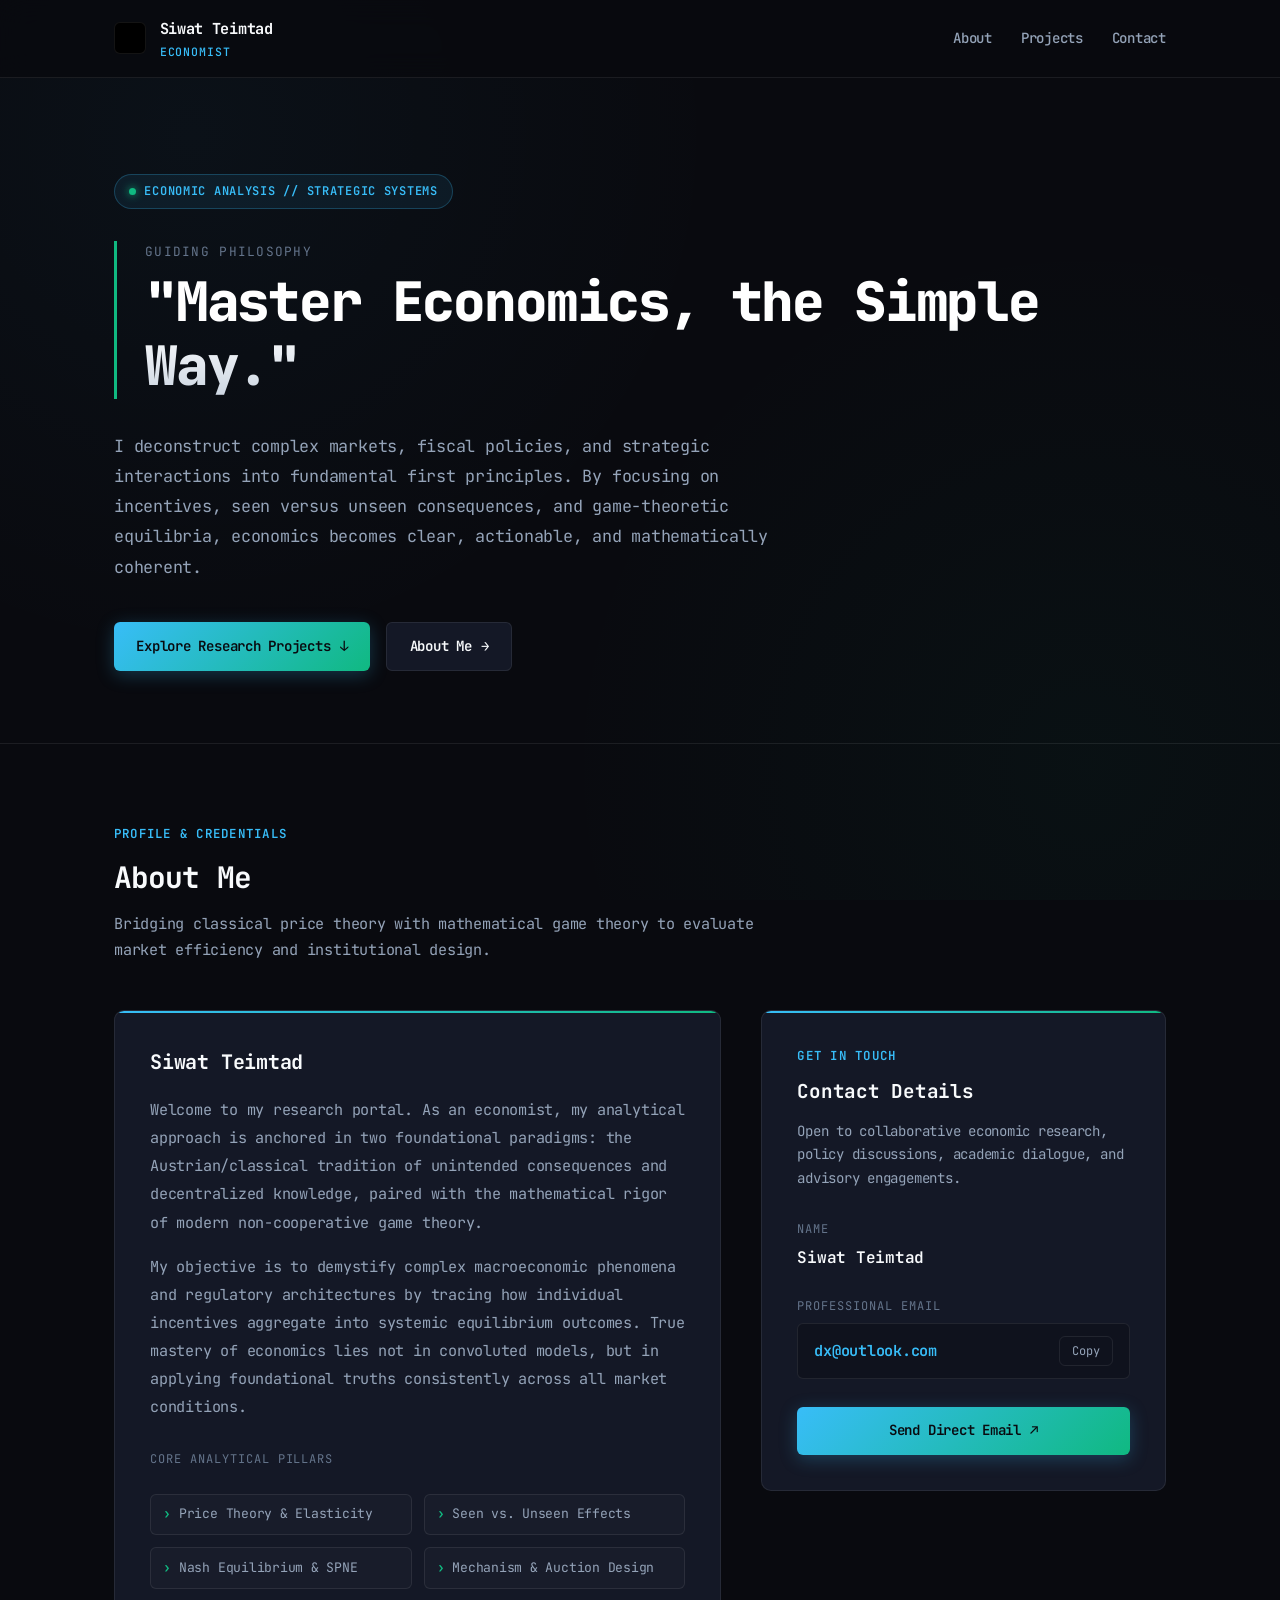
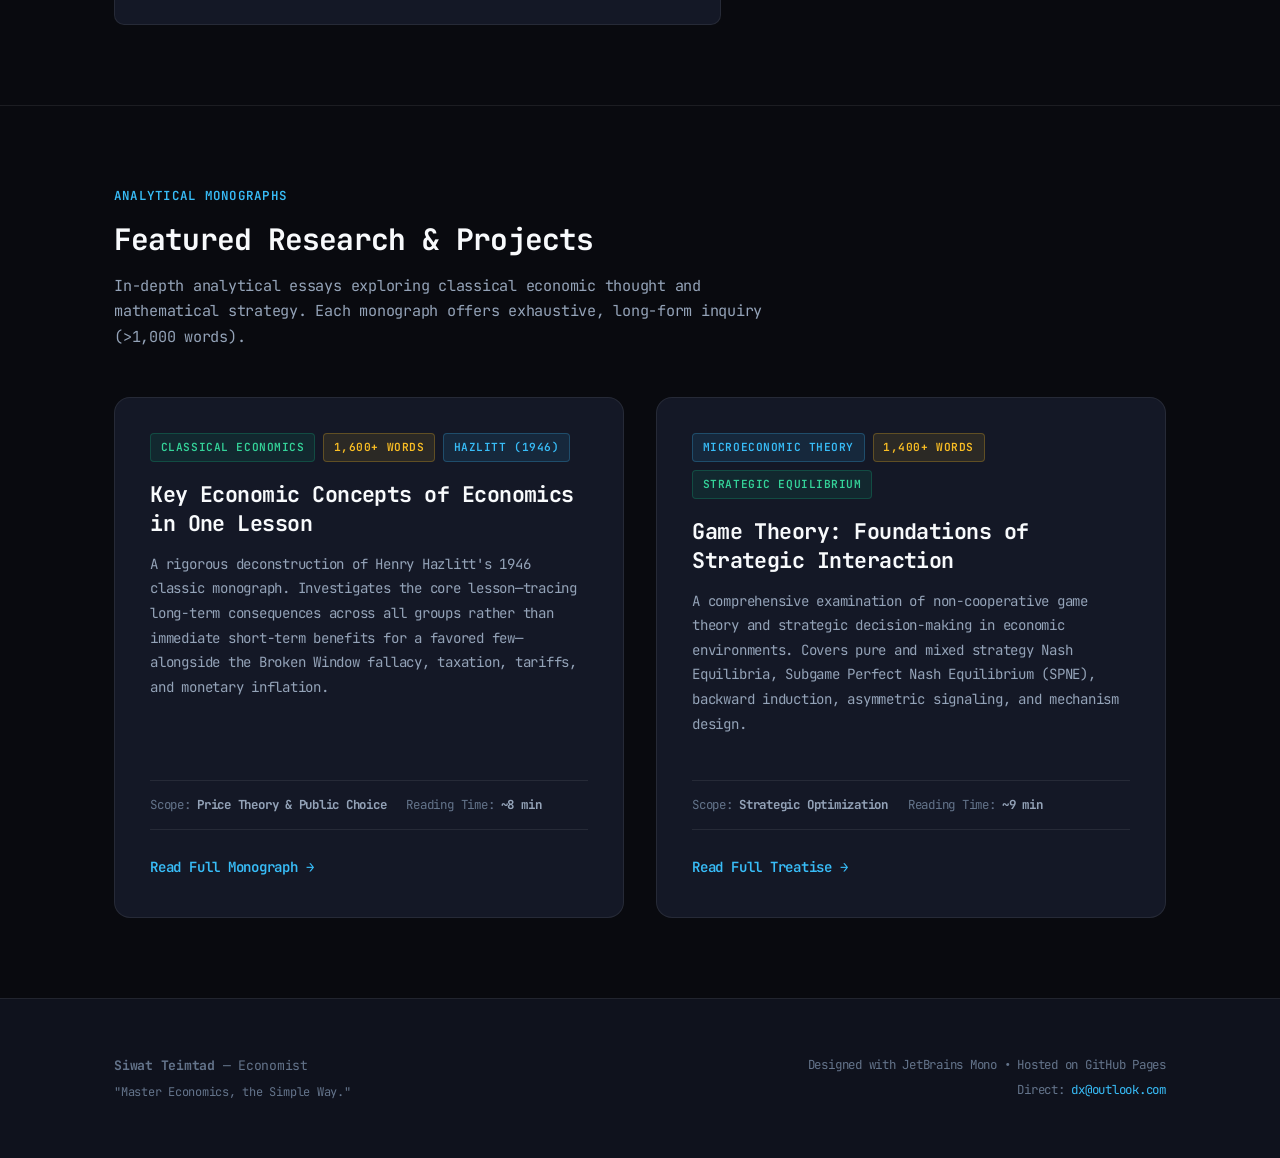
<file: index.html>
<!DOCTYPE html>
<html lang="en">
<head>
  <meta charset="UTF-8">
  <meta name="viewport" content="width=device-width, initial-scale=1.0">
  <title>Siwat Teimtad | Economist & Policy Researcher</title>
  <meta name="description" content="Portfolio of Siwat Teimtad, Economist specializing in Classical Price Theory, Austrian Economics, Game Theory, and Strategic Mechanism Design.">
  <link rel="stylesheet" href="./css/style.css">
  <link rel="preconnect" href="https://fonts.googleapis.com">
  <link rel="preconnect" href="https://fonts.gstatic.com" crossorigin>
  <link href="https://fonts.googleapis.com/css2?family=JetBrains+Mono:ital,wght@0,300;0,400;0,500;0,600;0,700;0,800;1,400;1,600&display=swap" rel="stylesheet">
</head>
<body>

  <!-- Navigation Bar -->
  <nav class="navbar">
    <div class="nav-container">
      <a href="./index.html" class="brand">
        <img src="./black.png" alt="Siwat Teimtad Logo" class="brand-logo" onerror="this.style.display='none'">
        <div class="brand-title">
          <span class="brand-name">Siwat Teimtad</span>
          <span class="brand-role">Economist</span>
        </div>
      </a>

      <ul class="nav-links">
        <li><a href="#about">About</a></li>
        <li><a href="#projects">Projects</a></li>
        <li><a href="#contact">Contact</a></li>
      </ul>
    </div>
  </nav>

  <!-- Hero Section -->
  <header class="hero">
    <div class="container">
      <div class="hero-pill">
        <span class="hero-pill-dot"></span>
        Economic Analysis // Strategic Systems
      </div>

      <div class="hero-quote-container">
        <div class="hero-quote-label">Guiding Philosophy</div>
        <h1 class="hero-quote">
          "Master Economics, the Simple Way."
        </h1>
      </div>

      <p class="hero-lead">
        I deconstruct complex markets, fiscal policies, and strategic interactions into fundamental first principles. By focusing on incentives, seen versus unseen consequences, and game-theoretic equilibria, economics becomes clear, actionable, and mathematically coherent.
      </p>

      <div class="hero-actions">
        <a href="#projects" class="btn btn-primary">
          <span>Explore Research Projects</span>
          <span>↓</span>
        </a>
        <a href="#about" class="btn btn-secondary">
          <span>About Me</span>
          <span>→</span>
        </a>
      </div>
    </div>
  </header>

  <!-- Main Content -->
  <main>
    <!-- About Me & Contact Section -->
    <section class="section" id="about">
      <div class="container">
        <div class="section-header">
          <span class="section-tag">Profile & Credentials</span>
          <h2 class="section-title">About Me</h2>
          <p class="section-desc">
            Bridging classical price theory with mathematical game theory to evaluate market efficiency and institutional design.
          </p>
        </div>

        <div class="about-grid">
          <!-- Bio Card -->
          <div class="about-card">
            <h3 style="font-size: 1.25rem; margin-bottom: 1rem; color: var(--text-primary);">
              Siwat Teimtad
            </h3>
            <div class="about-bio">
              <p>
                Welcome to my research portal. As an economist, my analytical approach is anchored in two foundational paradigms: the Austrian/classical tradition of unintended consequences and decentralized knowledge, paired with the mathematical rigor of modern non-cooperative game theory.
              </p>
              <p>
                My objective is to demystify complex macroeconomic phenomena and regulatory architectures by tracing how individual incentives aggregate into systemic equilibrium outcomes. True mastery of economics lies not in convoluted models, but in applying foundational truths consistently across all market conditions.
              </p>
            </div>

            <div style="margin-top: 1.75rem;">
              <span class="contact-label">Core Analytical Pillars</span>
              <ul class="pillar-list">
                <li class="pillar-item"><span class="pillar-bullet">›</span> Price Theory & Elasticity</li>
                <li class="pillar-item"><span class="pillar-bullet">›</span> Seen vs. Unseen Effects</li>
                <li class="pillar-item"><span class="pillar-bullet">›</span> Nash Equilibrium & SPNE</li>
                <li class="pillar-item"><span class="pillar-bullet">›</span> Mechanism & Auction Design</li>
              </ul>
            </div>
          </div>

          <!-- Contact Details Card -->
          <div class="contact-card" id="contact">
            <span class="section-tag">Get in Touch</span>
            <h3 style="color: var(--text-primary);">Contact Details</h3>
            <p>
              Open to collaborative economic research, policy discussions, academic dialogue, and advisory engagements.
            </p>

            <div class="contact-field">
              <span class="contact-label">Name</span>
              <div class="contact-value">Siwat Teimtad</div>
            </div>

            <div class="contact-field">
              <span class="contact-label">Professional Email</span>
              <div class="email-box">
                <a href="mailto:dx@outlook.com" class="email-address">dx@outlook.com</a>
                <button type="button" class="copy-btn" id="copy-email-btn" title="Copy to clipboard">
                  Copy
                </button>
              </div>
            </div>

            <div style="margin-top: 1.75rem;">
              <a href="mailto:dx@outlook.com" class="btn btn-primary" style="width: 100%; justify-content: center;">
                <span>Send Direct Email</span>
                <span>↗</span>
              </a>
            </div>
          </div>
        </div>
      </div>
    </section>

    <!-- Featured Projects Section -->
    <section class="section" id="projects">
      <div class="container">
        <div class="section-header">
          <span class="section-tag">Analytical Monographs</span>
          <h2 class="section-title">Featured Research & Projects</h2>
          <p class="section-desc">
            In-depth analytical essays exploring classical economic thought and mathematical strategy. Each monograph offers exhaustive, long-form inquiry (>1,000 words).
          </p>
        </div>

        <div class="projects-grid">
          <!-- Project 1: Hazlitt's Economics in One Lesson -->
          <article class="project-card">
            <div class="project-header">
              <div class="project-badges">
                <span class="badge badge-emerald">Classical Economics</span>
                <span class="badge badge-gold">1,600+ Words</span>
                <span class="badge badge-cyan">Hazlitt (1946)</span>
              </div>
              <h3 class="project-title">
                <a href="./projects/hazlitt-economics-in-one-lesson.html">
                  Key Economic Concepts of Economics in One Lesson
                </a>
              </h3>
              <p class="project-excerpt">
                A rigorous deconstruction of Henry Hazlitt's 1946 classic monograph. Investigates the core lesson—tracing long-term consequences across all groups rather than immediate short-term benefits for a favored few—alongside the Broken Window fallacy, taxation, tariffs, and monetary inflation.
              </p>
            </div>

            <div>
              <div class="project-stats">
                <div class="stat-item">
                  <span>Scope:</span>
                  <strong>Price Theory & Public Choice</strong>
                </div>
                <div class="stat-item">
                  <span>Reading Time:</span>
                  <strong>~8 min</strong>
                </div>
              </div>
              <a href="./projects/hazlitt-economics-in-one-lesson.html" class="project-cta">
                <span>Read Full Monograph</span>
                <span>→</span>
              </a>
            </div>
          </article>

          <!-- Project 2: Game Theory -->
          <article class="project-card">
            <div class="project-header">
              <div class="project-badges">
                <span class="badge badge-cyan">Microeconomic Theory</span>
                <span class="badge badge-gold">1,400+ Words</span>
                <span class="badge badge-emerald">Strategic Equilibrium</span>
              </div>
              <h3 class="project-title">
                <a href="./projects/game-theory.html">
                  Game Theory: Foundations of Strategic Interaction
                </a>
              </h3>
              <p class="project-excerpt">
                A comprehensive examination of non-cooperative game theory and strategic decision-making in economic environments. Covers pure and mixed strategy Nash Equilibria, Subgame Perfect Nash Equilibrium (SPNE), backward induction, asymmetric signaling, and mechanism design.
              </p>
            </div>

            <div>
              <div class="project-stats">
                <div class="stat-item">
                  <span>Scope:</span>
                  <strong>Strategic Optimization</strong>
                </div>
                <div class="stat-item">
                  <span>Reading Time:</span>
                  <strong>~9 min</strong>
                </div>
              </div>
              <a href="./projects/game-theory.html" class="project-cta">
                <span>Read Full Treatise</span>
                <span>→</span>
              </a>
            </div>
          </article>
        </div>
      </div>
    </section>
  </main>

  <!-- Toast Notification Container -->
  <div id="toast" class="toast">
    Email copied to clipboard!
  </div>

  <!-- Footer -->
  <footer class="footer">
    <div class="container footer-content">
      <div>
        <p><strong>Siwat Teimtad</strong> — Economist</p>
        <p style="font-size: 0.75rem; margin-top: 0.35rem; color: var(--text-muted);">
          "Master Economics, the Simple Way."
        </p>
      </div>

      <div style="font-size: 0.78rem; color: var(--text-muted); text-align: right;">
        <p>Designed with JetBrains Mono • Hosted on GitHub Pages</p>
        <p style="margin-top: 0.25rem;">Direct: <a href="mailto:dx@outlook.com">dx@outlook.com</a></p>
      </div>
    </div>
  </footer>

  <script src="./js/main.js"></script>
</body>
</html>
</file>
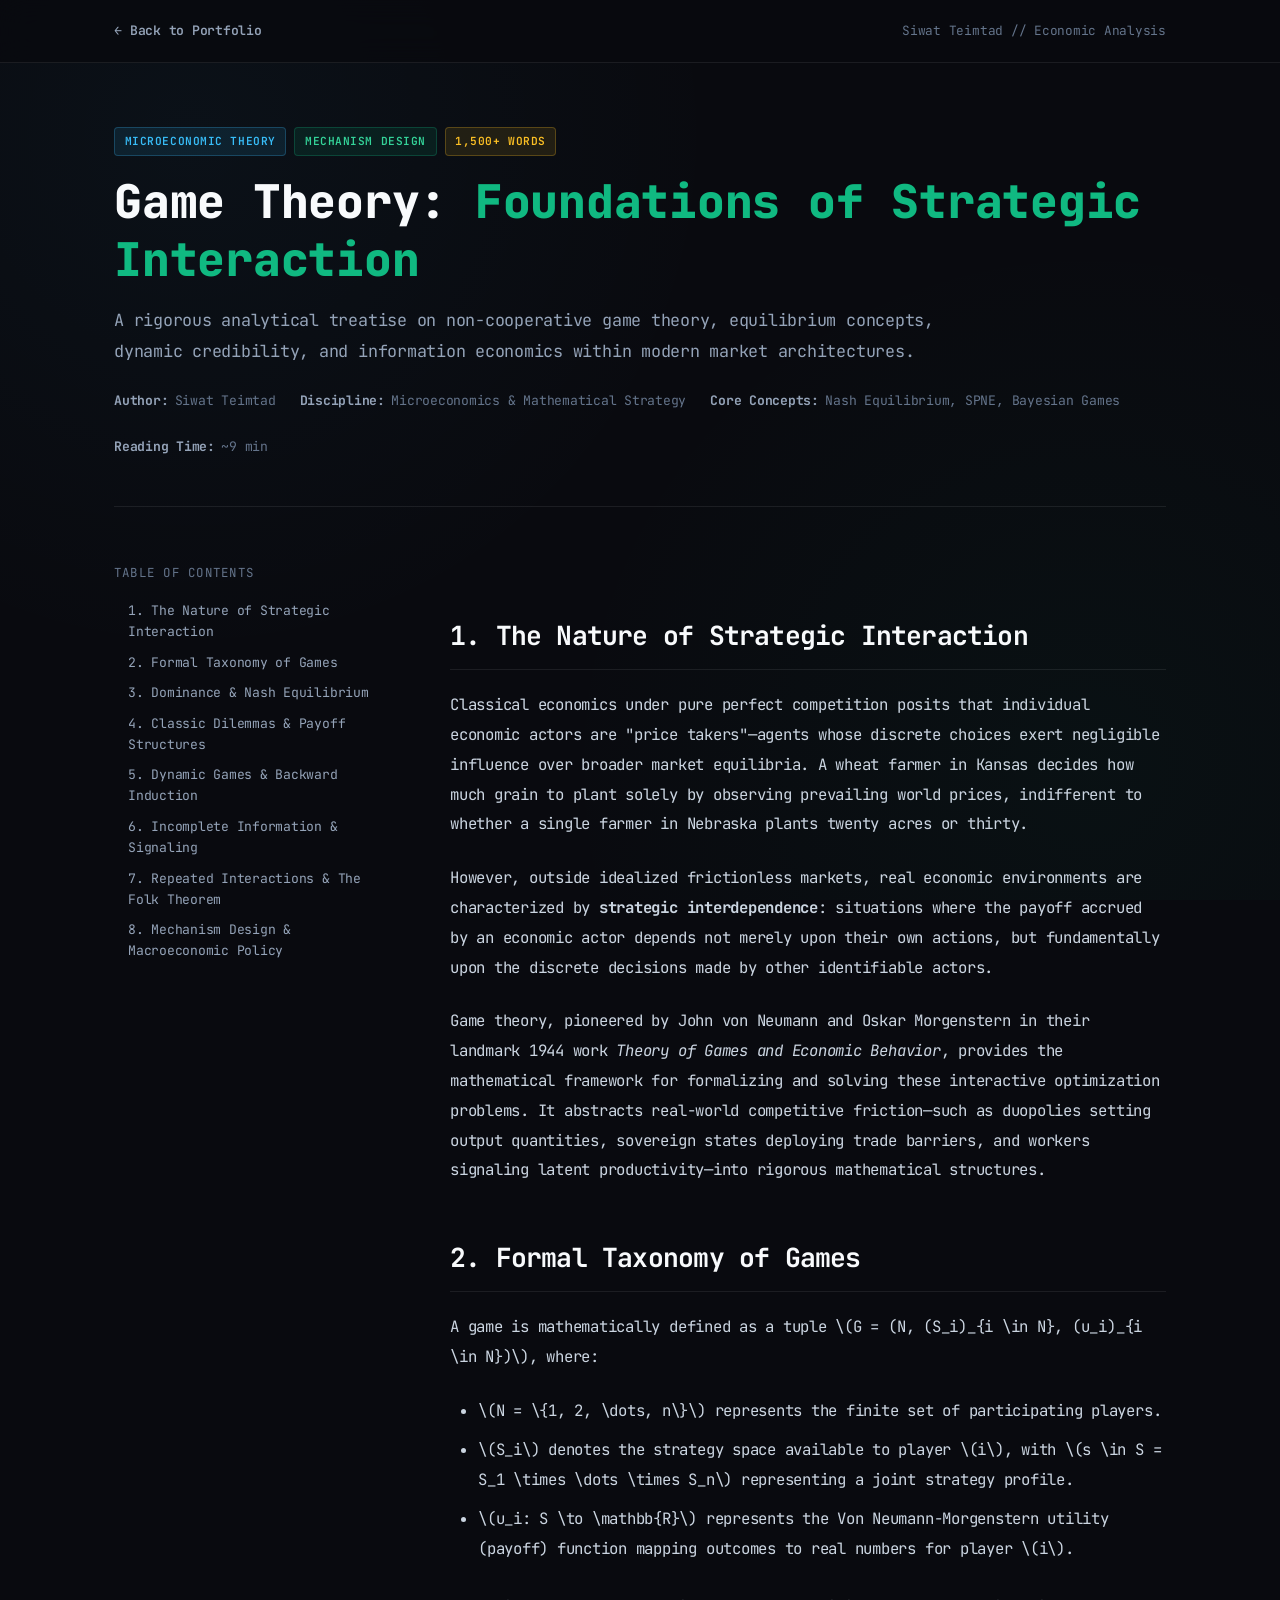
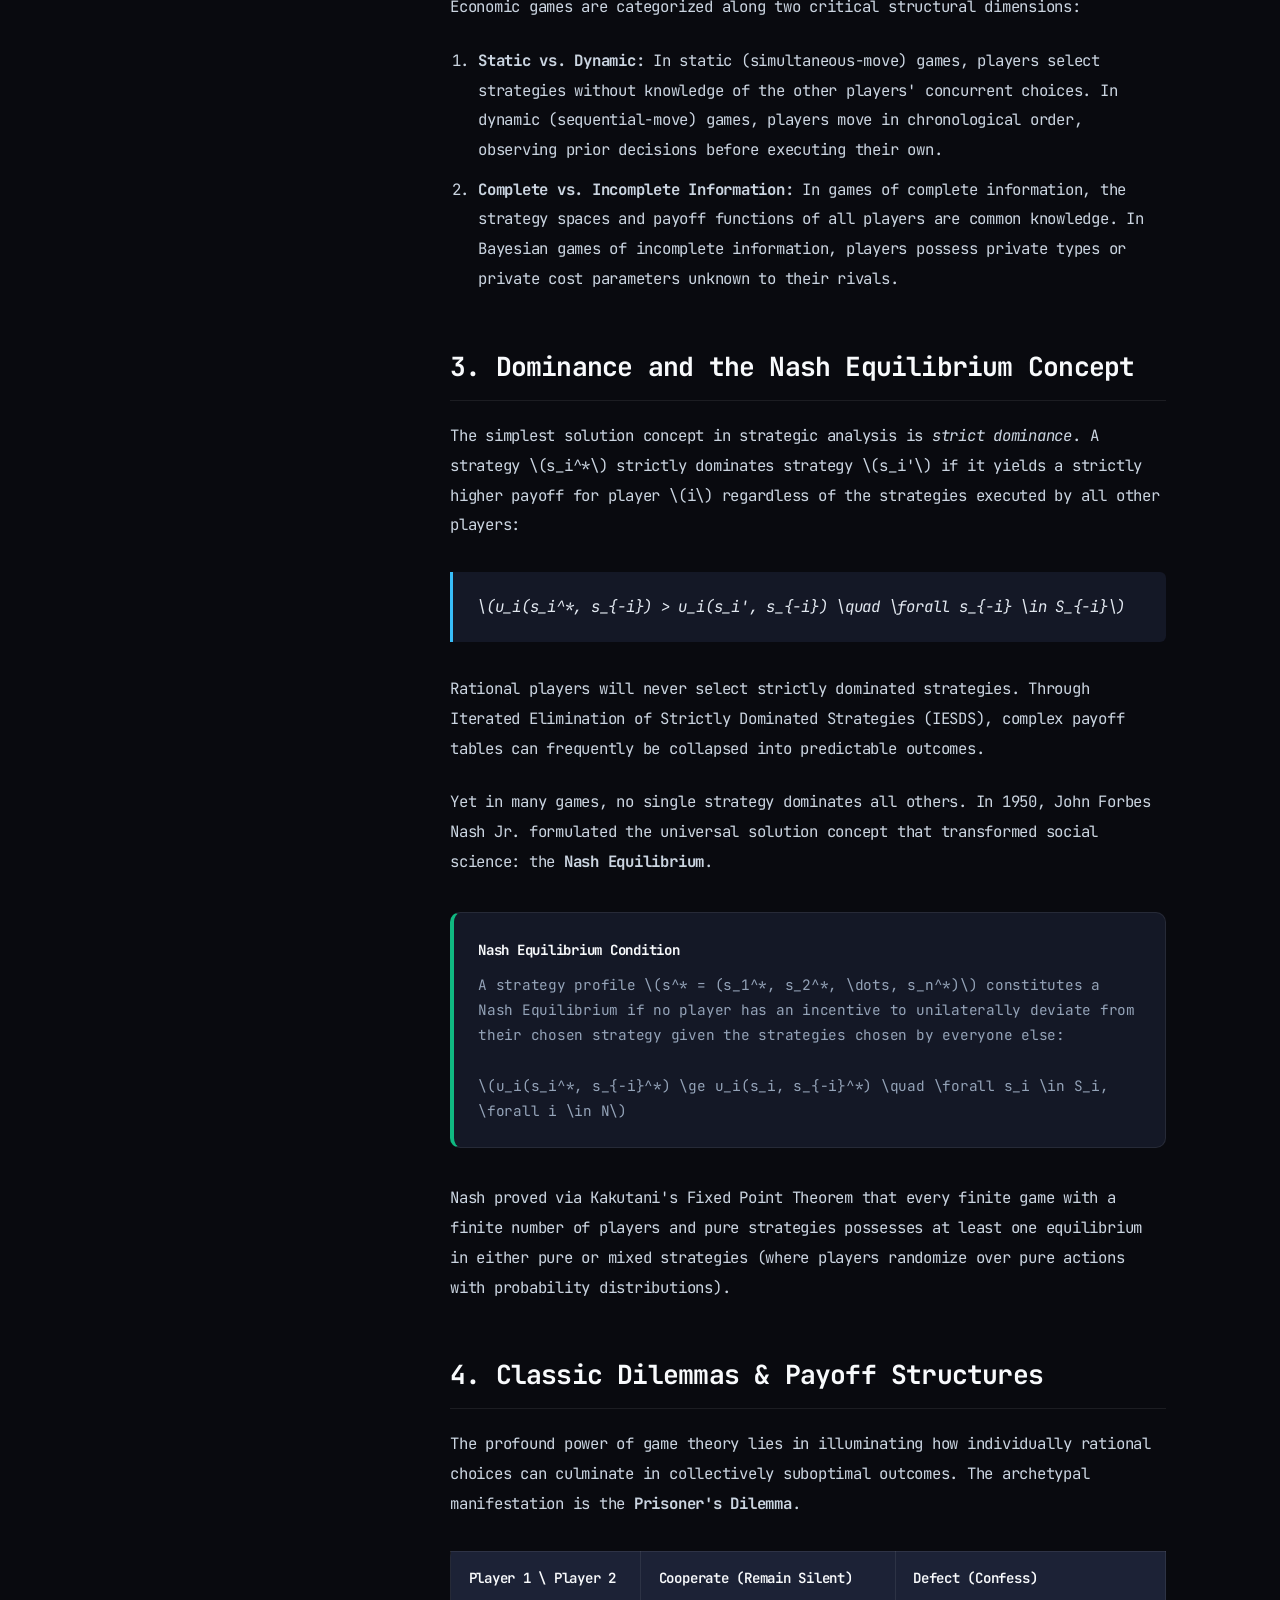
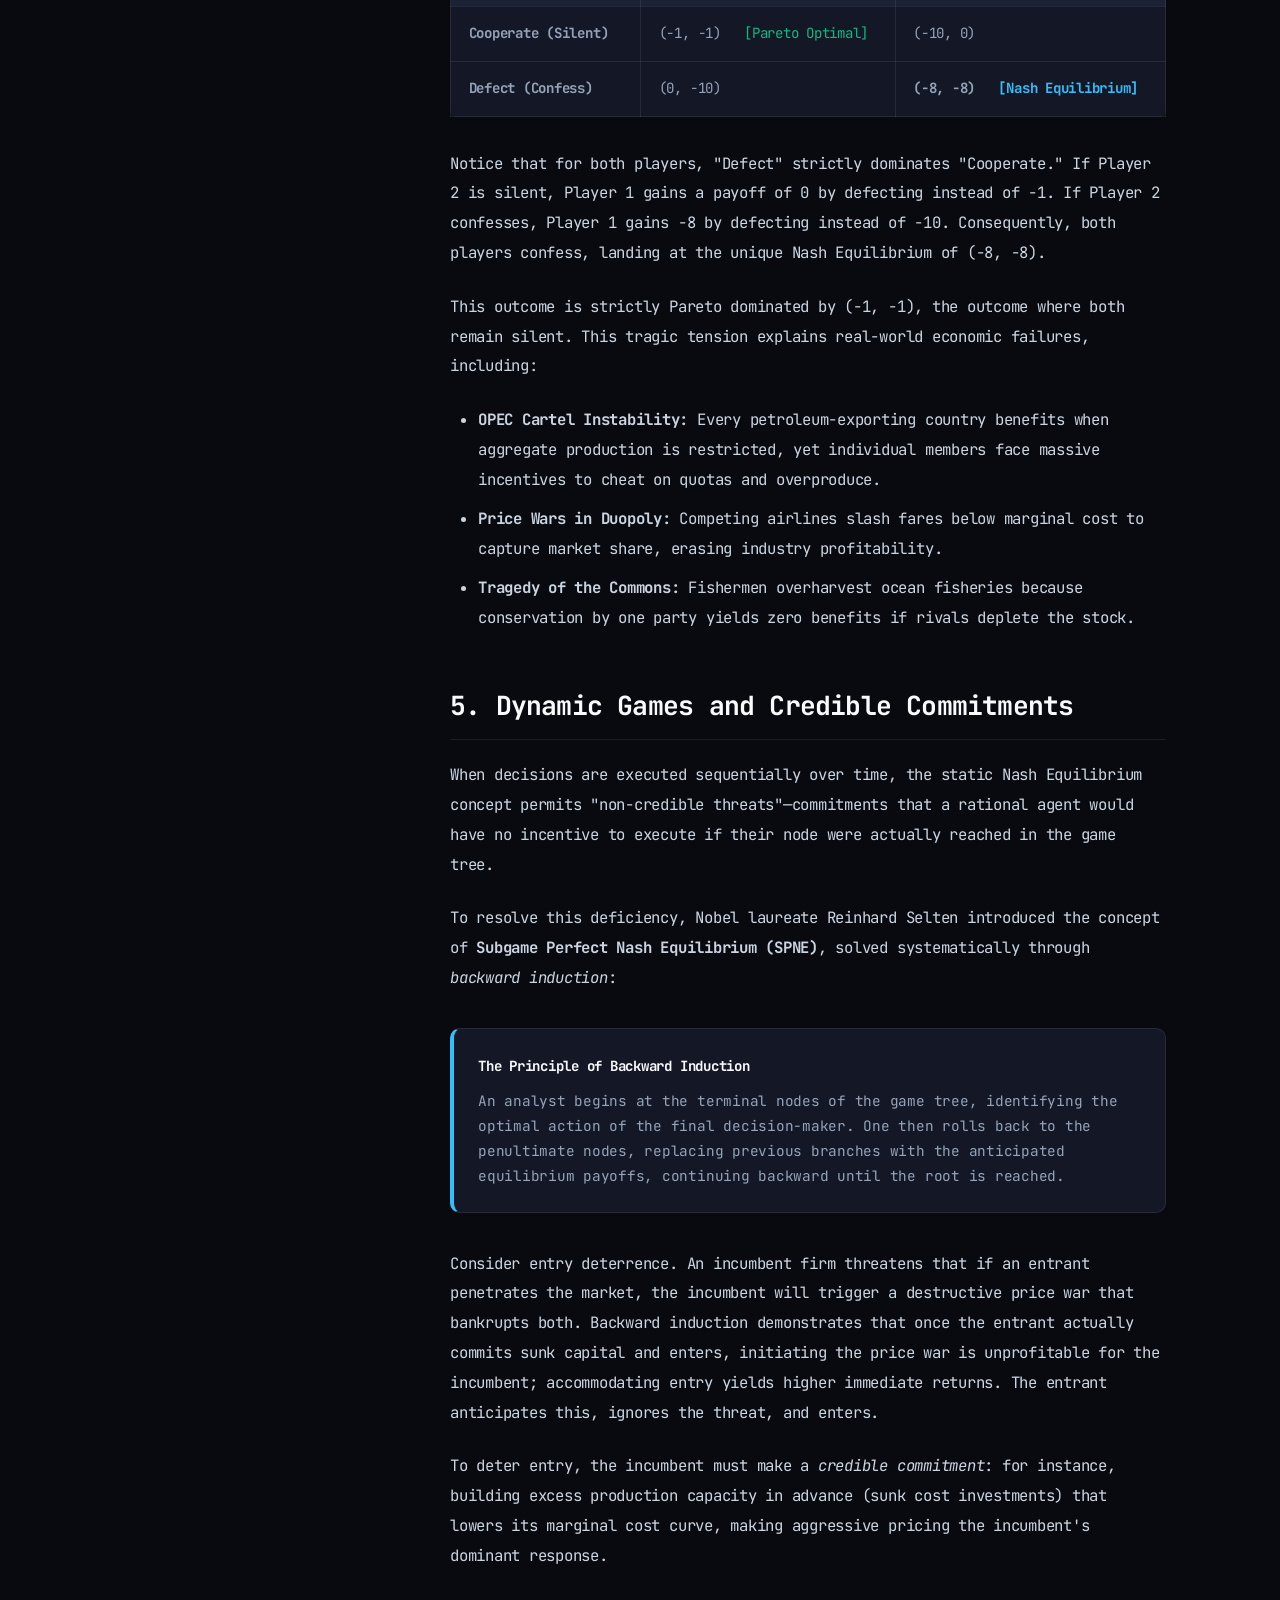
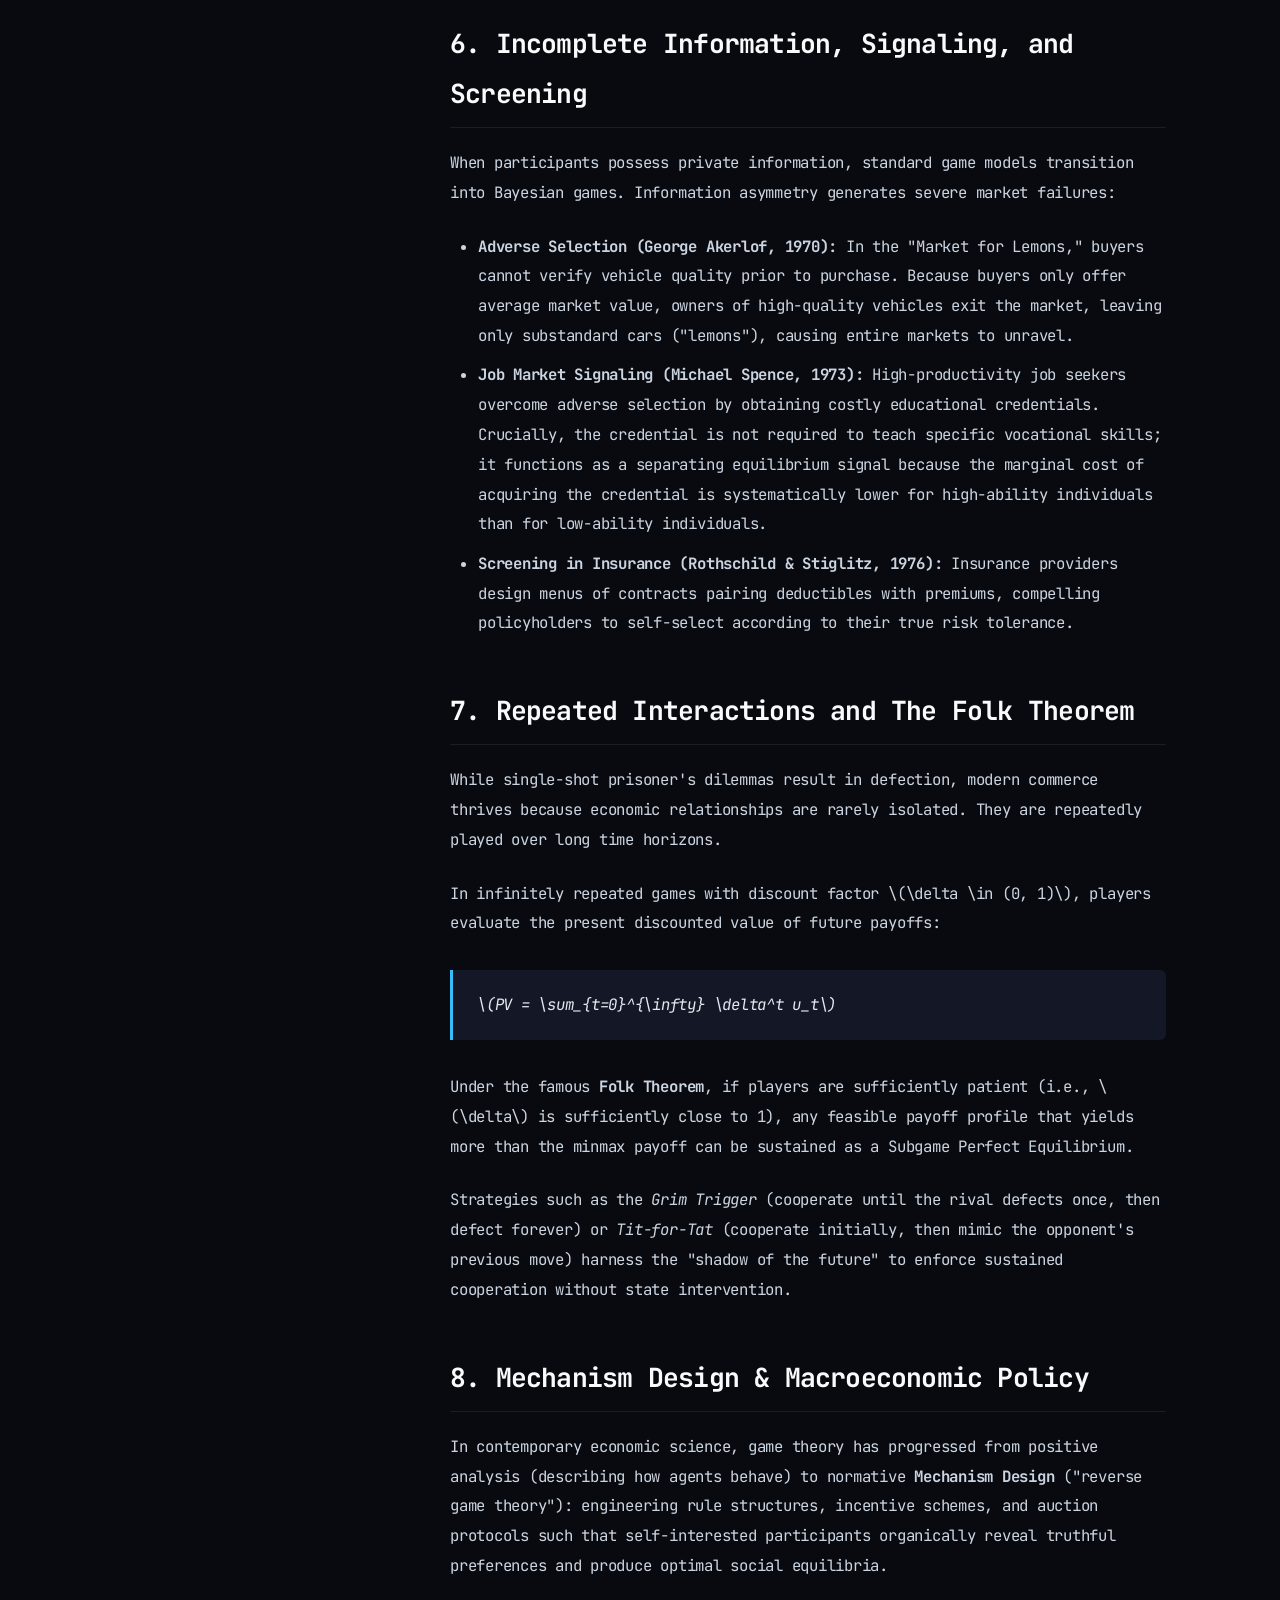
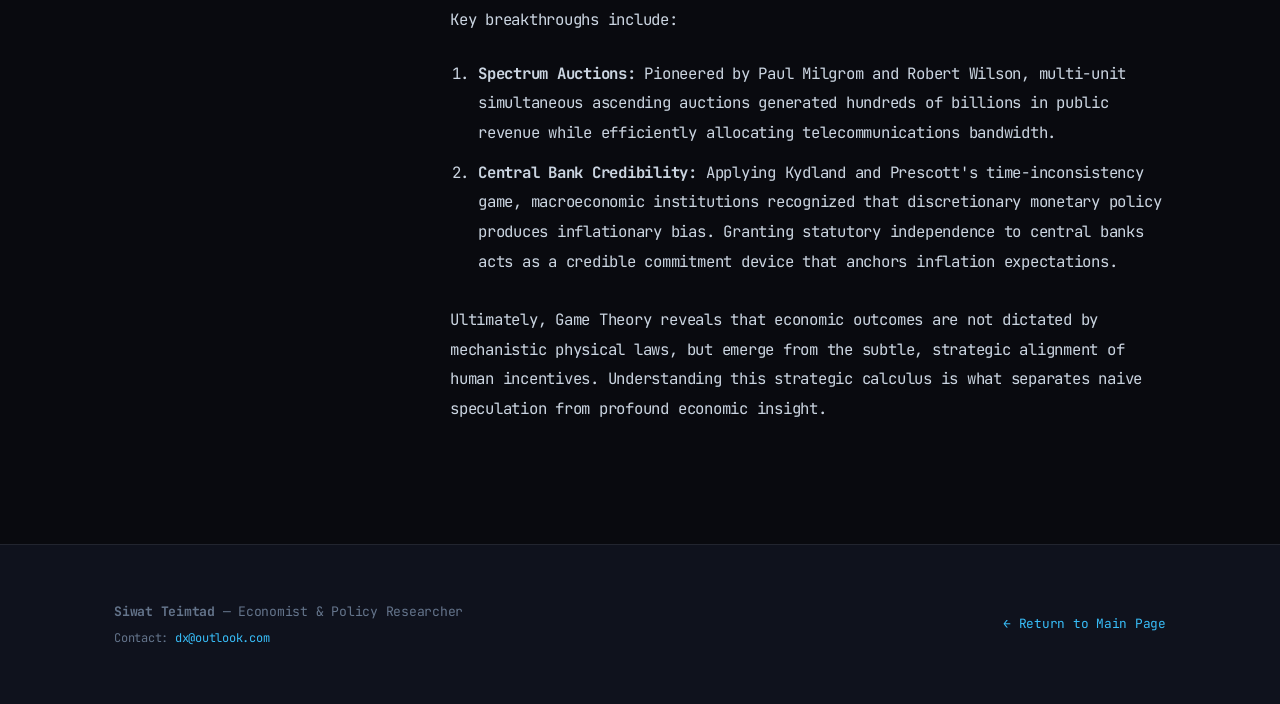
<file: projects/game-theory.html>
<!DOCTYPE html>
<html lang="en">
<head>
  <meta charset="UTF-8">
  <meta name="viewport" content="width=device-width, initial-scale=1.0">
  <title>Game Theory: Strategic Interaction in Economic Systems | Siwat Teimtad</title>
  <link rel="stylesheet" href="../css/style.css">
  <link rel="preconnect" href="https://fonts.googleapis.com">
  <link rel="preconnect" href="https://fonts.gstatic.com" crossorigin>
  <link href="https://fonts.googleapis.com/css2?family=JetBrains+Mono:ital,wght@0,300;0,400;0,500;0,600;0,700;0,800;1,400;1,600&display=swap" rel="stylesheet">
</head>
<body>
  <div id="progress-bar"></div>

  <!-- Header Navigation -->
  <header class="article-nav">
    <div class="container" style="display: flex; justify-content: space-between; align-items: center;">
      <a href="../index.html" class="back-link">
        <span>←</span> Back to Portfolio
      </a>
      <div style="font-size: 0.8rem; color: var(--text-muted);">
        Siwat Teimtad // Economic Analysis
      </div>
    </div>
  </header>

  <main class="container">
    <!-- Article Header -->
    <header class="article-hero">
      <div class="project-badges">
        <span class="badge badge-cyan">Microeconomic Theory</span>
        <span class="badge badge-emerald">Mechanism Design</span>
        <span class="badge badge-gold">1,500+ Words</span>
      </div>
      <h1 style="font-size: clamp(2rem, 3.8vw, 2.9rem); font-weight: 800; line-height: 1.25; margin: 1rem 0;">
        Game Theory: <span style="color: var(--accent-emerald);">Foundations of Strategic Interaction</span>
      </h1>
      <p style="font-size: 1.05rem; color: var(--text-secondary); max-width: 820px; line-height: 1.8;">
        A rigorous analytical treatise on non-cooperative game theory, equilibrium concepts, dynamic credibility, and information economics within modern market architectures.
      </p>

      <div class="article-meta">
        <span><strong>Author:</strong> Siwat Teimtad</span>
        <span><strong>Discipline:</strong> Microeconomics & Mathematical Strategy</span>
        <span><strong>Core Concepts:</strong> Nash Equilibrium, SPNE, Bayesian Games</span>
        <span><strong>Reading Time:</strong> ~9 min</span>
      </div>
    </header>

    <!-- Article Layout -->
    <div class="article-layout">
      <!-- Sticky Table of Contents -->
      <aside class="toc-wrapper">
        <div class="toc-title">Table of Contents</div>
        <ul class="toc-list">
          <li><a href="#foundations">1. The Nature of Strategic Interaction</a></li>
          <li><a href="#taxonomy">2. Formal Taxonomy of Games</a></li>
          <li><a href="#nash-equilibrium">3. Dominance & Nash Equilibrium</a></li>
          <li><a href="#classic-dilemmas">4. Classic Dilemmas & Payoff Structures</a></li>
          <li><a href="#dynamic-games">5. Dynamic Games & Backward Induction</a></li>
          <li><a href="#asymmetric-information">6. Incomplete Information & Signaling</a></li>
          <li><a href="#repeated-games">7. Repeated Interactions & The Folk Theorem</a></li>
          <li><a href="#policy-applications">8. Mechanism Design & Macroeconomic Policy</a></li>
        </ul>
      </aside>

      <!-- Main Content -->
      <article class="article-content">
        <section id="foundations">
          <h2>1. The Nature of Strategic Interaction</h2>
          <p>
            Classical economics under pure perfect competition posits that individual economic actors are "price takers"—agents whose discrete choices exert negligible influence over broader market equilibria. A wheat farmer in Kansas decides how much grain to plant solely by observing prevailing world prices, indifferent to whether a single farmer in Nebraska plants twenty acres or thirty.
          </p>
          <p>
            However, outside idealized frictionless markets, real economic environments are characterized by <strong>strategic interdependence</strong>: situations where the payoff accrued by an economic actor depends not merely upon their own actions, but fundamentally upon the discrete decisions made by other identifiable actors.
          </p>
          <p>
            Game theory, pioneered by John von Neumann and Oskar Morgenstern in their landmark 1944 work <em>Theory of Games and Economic Behavior</em>, provides the mathematical framework for formalizing and solving these interactive optimization problems. It abstracts real-world competitive friction—such as duopolies setting output quantities, sovereign states deploying trade barriers, and workers signaling latent productivity—into rigorous mathematical structures.
          </p>
        </section>

        <section id="taxonomy">
          <h2>2. Formal Taxonomy of Games</h2>
          <p>
            A game is mathematically defined as a tuple \(G = (N, (S_i)_{i \in N}, (u_i)_{i \in N})\), where:
          </p>
          <ul>
            <li>\(N = \{1, 2, \dots, n\}\) represents the finite set of participating players.</li>
            <li>\(S_i\) denotes the strategy space available to player \(i\), with \(s \in S = S_1 \times \dots \times S_n\) representing a joint strategy profile.</li>
            <li>\(u_i: S \to \mathbb{R}\) represents the Von Neumann-Morgenstern utility (payoff) function mapping outcomes to real numbers for player \(i\).</li>
          </ul>
          <p>
            Economic games are categorized along two critical structural dimensions:
          </p>
          <ol>
            <li><strong>Static vs. Dynamic:</strong> In static (simultaneous-move) games, players select strategies without knowledge of the other players' concurrent choices. In dynamic (sequential-move) games, players move in chronological order, observing prior decisions before executing their own.</li>
            <li><strong>Complete vs. Incomplete Information:</strong> In games of complete information, the strategy spaces and payoff functions of all players are common knowledge. In Bayesian games of incomplete information, players possess private types or private cost parameters unknown to their rivals.</li>
          </ol>
        </section>

        <section id="nash-equilibrium">
          <h2>3. Dominance and the Nash Equilibrium Concept</h2>
          <p>
            The simplest solution concept in strategic analysis is <em>strict dominance</em>. A strategy \(s_i^*\) strictly dominates strategy \(s_i'\) if it yields a strictly higher payoff for player \(i\) regardless of the strategies executed by all other players:
          </p>
          <blockquote>
            \(u_i(s_i^*, s_{-i}) > u_i(s_i', s_{-i}) \quad \forall s_{-i} \in S_{-i}\)
          </blockquote>
          <p>
            Rational players will never select strictly dominated strategies. Through Iterated Elimination of Strictly Dominated Strategies (IESDS), complex payoff tables can frequently be collapsed into predictable outcomes.
          </p>
          <p>
            Yet in many games, no single strategy dominates all others. In 1950, John Forbes Nash Jr. formulated the universal solution concept that transformed social science: the <strong>Nash Equilibrium</strong>.
          </p>
          <div class="callout callout-emerald">
            <div class="callout-title">Nash Equilibrium Condition</div>
            <p>
              A strategy profile \(s^* = (s_1^*, s_2^*, \dots, s_n^*)\) constitutes a Nash Equilibrium if no player has an incentive to unilaterally deviate from their chosen strategy given the strategies chosen by everyone else:
              <br><br>
              \(u_i(s_i^*, s_{-i}^*) \ge u_i(s_i, s_{-i}^*) \quad \forall s_i \in S_i, \forall i \in N\)
            </p>
          </div>
          <p>
            Nash proved via Kakutani's Fixed Point Theorem that every finite game with a finite number of players and pure strategies possesses at least one equilibrium in either pure or mixed strategies (where players randomize over pure actions with probability distributions).
          </p>
        </section>

        <section id="classic-dilemmas">
          <h2>4. Classic Dilemmas & Payoff Structures</h2>
          <p>
            The profound power of game theory lies in illuminating how individually rational choices can culminate in collectively suboptimal outcomes. The archetypal manifestation is the <strong>Prisoner's Dilemma</strong>.
          </p>

          <div class="table-wrapper">
            <table class="econ-table">
              <thead>
                <tr>
                  <th>Player 1 \ Player 2</th>
                  <th>Cooperate (Remain Silent)</th>
                  <th>Defect (Confess)</th>
                </tr>
              </thead>
              <tbody>
                <tr>
                  <td><strong>Cooperate (Silent)</strong></td>
                  <td>(-1, -1) &nbsp; <span style="color: var(--accent-emerald);">[Pareto Optimal]</span></td>
                  <td>(-10, 0)</td>
                </tr>
                <tr>
                  <td><strong>Defect (Confess)</strong></td>
                  <td>(0, -10)</td>
                  <td><strong>(-8, -8) &nbsp; <span style="color: var(--accent-cyan);">[Nash Equilibrium]</span></strong></td>
                </tr>
              </tbody>
            </table>
          </div>

          <p>
            Notice that for both players, "Defect" strictly dominates "Cooperate." If Player 2 is silent, Player 1 gains a payoff of 0 by defecting instead of -1. If Player 2 confesses, Player 1 gains -8 by defecting instead of -10. Consequently, both players confess, landing at the unique Nash Equilibrium of (-8, -8).
          </p>
          <p>
            This outcome is strictly Pareto dominated by (-1, -1), the outcome where both remain silent. This tragic tension explains real-world economic failures, including:
          </p>
          <ul>
            <li><strong>OPEC Cartel Instability:</strong> Every petroleum-exporting country benefits when aggregate production is restricted, yet individual members face massive incentives to cheat on quotas and overproduce.</li>
            <li><strong>Price Wars in Duopoly:</strong> Competing airlines slash fares below marginal cost to capture market share, erasing industry profitability.</li>
            <li><strong>Tragedy of the Commons:</strong> Fishermen overharvest ocean fisheries because conservation by one party yields zero benefits if rivals deplete the stock.</li>
          </ul>
        </section>

        <section id="dynamic-games">
          <h2>5. Dynamic Games and Credible Commitments</h2>
          <p>
            When decisions are executed sequentially over time, the static Nash Equilibrium concept permits "non-credible threats"—commitments that a rational agent would have no incentive to execute if their node were actually reached in the game tree.
          </p>
          <p>
            To resolve this deficiency, Nobel laureate Reinhard Selten introduced the concept of <strong>Subgame Perfect Nash Equilibrium (SPNE)</strong>, solved systematically through <em>backward induction</em>:
          </p>
          <div class="callout callout-cyan">
            <div class="callout-title">The Principle of Backward Induction</div>
            <p>
              An analyst begins at the terminal nodes of the game tree, identifying the optimal action of the final decision-maker. One then rolls back to the penultimate nodes, replacing previous branches with the anticipated equilibrium payoffs, continuing backward until the root is reached.
            </p>
          </div>
          <p>
            Consider entry deterrence. An incumbent firm threatens that if an entrant penetrates the market, the incumbent will trigger a destructive price war that bankrupts both. Backward induction demonstrates that once the entrant actually commits sunk capital and enters, initiating the price war is unprofitable for the incumbent; accommodating entry yields higher immediate returns. The entrant anticipates this, ignores the threat, and enters.
          </p>
          <p>
            To deter entry, the incumbent must make a <em>credible commitment</em>: for instance, building excess production capacity in advance (sunk cost investments) that lowers its marginal cost curve, making aggressive pricing the incumbent's dominant response.
          </p>
        </section>

        <section id="asymmetric-information">
          <h2>6. Incomplete Information, Signaling, and Screening</h2>
          <p>
            When participants possess private information, standard game models transition into Bayesian games. Information asymmetry generates severe market failures:
          </p>
          <ul>
            <li><strong>Adverse Selection (George Akerlof, 1970):</strong> In the "Market for Lemons," buyers cannot verify vehicle quality prior to purchase. Because buyers only offer average market value, owners of high-quality vehicles exit the market, leaving only substandard cars ("lemons"), causing entire markets to unravel.</li>
            <li><strong>Job Market Signaling (Michael Spence, 1973):</strong> High-productivity job seekers overcome adverse selection by obtaining costly educational credentials. Crucially, the credential is not required to teach specific vocational skills; it functions as a separating equilibrium signal because the marginal cost of acquiring the credential is systematically lower for high-ability individuals than for low-ability individuals.</li>
            <li><strong>Screening in Insurance (Rothschild & Stiglitz, 1976):</strong> Insurance providers design menus of contracts pairing deductibles with premiums, compelling policyholders to self-select according to their true risk tolerance.</li>
          </ul>
        </section>

        <section id="repeated-games">
          <h2>7. Repeated Interactions and The Folk Theorem</h2>
          <p>
            While single-shot prisoner's dilemmas result in defection, modern commerce thrives because economic relationships are rarely isolated. They are repeatedly played over long time horizons.
          </p>
          <p>
            In infinitely repeated games with discount factor \(\delta \in (0, 1)\), players evaluate the present discounted value of future payoffs:
          </p>
          <blockquote>
            \(PV = \sum_{t=0}^{\infty} \delta^t u_t\)
          </blockquote>
          <p>
            Under the famous <strong>Folk Theorem</strong>, if players are sufficiently patient (i.e., \(\delta\) is sufficiently close to 1), any feasible payoff profile that yields more than the minmax payoff can be sustained as a Subgame Perfect Equilibrium.
          </p>
          <p>
            Strategies such as the <em>Grim Trigger</em> (cooperate until the rival defects once, then defect forever) or <em>Tit-for-Tat</em> (cooperate initially, then mimic the opponent's previous move) harness the "shadow of the future" to enforce sustained cooperation without state intervention.
          </p>
        </section>

        <section id="policy-applications">
          <h2>8. Mechanism Design & Macroeconomic Policy</h2>
          <p>
            In contemporary economic science, game theory has progressed from positive analysis (describing how agents behave) to normative <strong>Mechanism Design</strong> ("reverse game theory"): engineering rule structures, incentive schemes, and auction protocols such that self-interested participants organically reveal truthful preferences and produce optimal social equilibria.
          </p>
          <p>
            Key breakthroughs include:
          </p>
          <ol>
            <li><strong>Spectrum Auctions:</strong> Pioneered by Paul Milgrom and Robert Wilson, multi-unit simultaneous ascending auctions generated hundreds of billions in public revenue while efficiently allocating telecommunications bandwidth.</li>
            <li><strong>Central Bank Credibility:</strong> Applying Kydland and Prescott's time-inconsistency game, macroeconomic institutions recognized that discretionary monetary policy produces inflationary bias. Granting statutory independence to central banks acts as a credible commitment device that anchors inflation expectations.</li>
          </ol>
          <p>
            Ultimately, Game Theory reveals that economic outcomes are not dictated by mechanistic physical laws, but emerge from the subtle, strategic alignment of human incentives. Understanding this strategic calculus is what separates naive speculation from profound economic insight.
          </p>
        </section>
      </article>
    </div>
  </main>

  <!-- Footer -->
  <footer class="footer">
    <div class="container footer-content">
      <div>
        <p><strong>Siwat Teimtad</strong> — Economist & Policy Researcher</p>
        <p style="font-size: 0.75rem; margin-top: 0.3rem;">Contact: <a href="mailto:dx@outlook.com">dx@outlook.com</a></p>
      </div>
      <div>
        <a href="../index.html" style="font-size: 0.8rem;">← Return to Main Page</a>
      </div>
    </div>
  </footer>

  <script src="../js/main.js"></script>
</body>
</html>
</file>
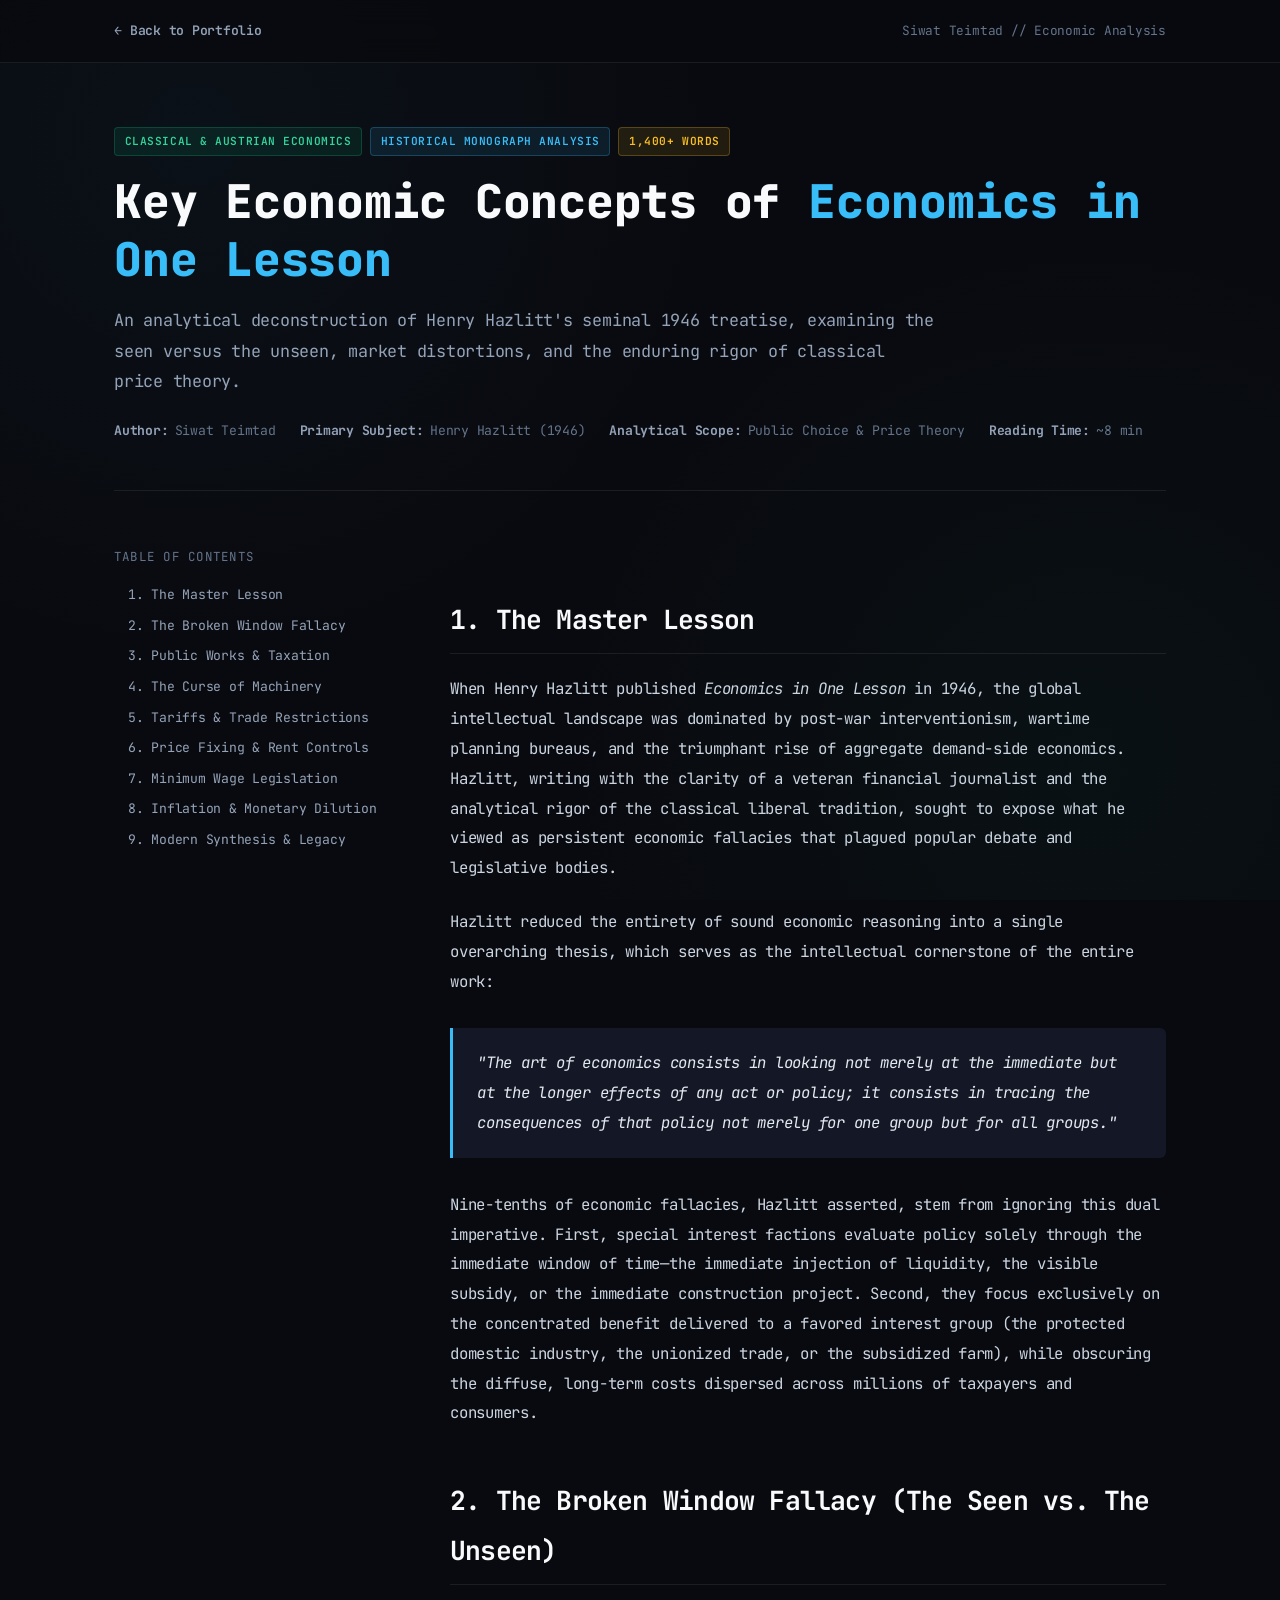
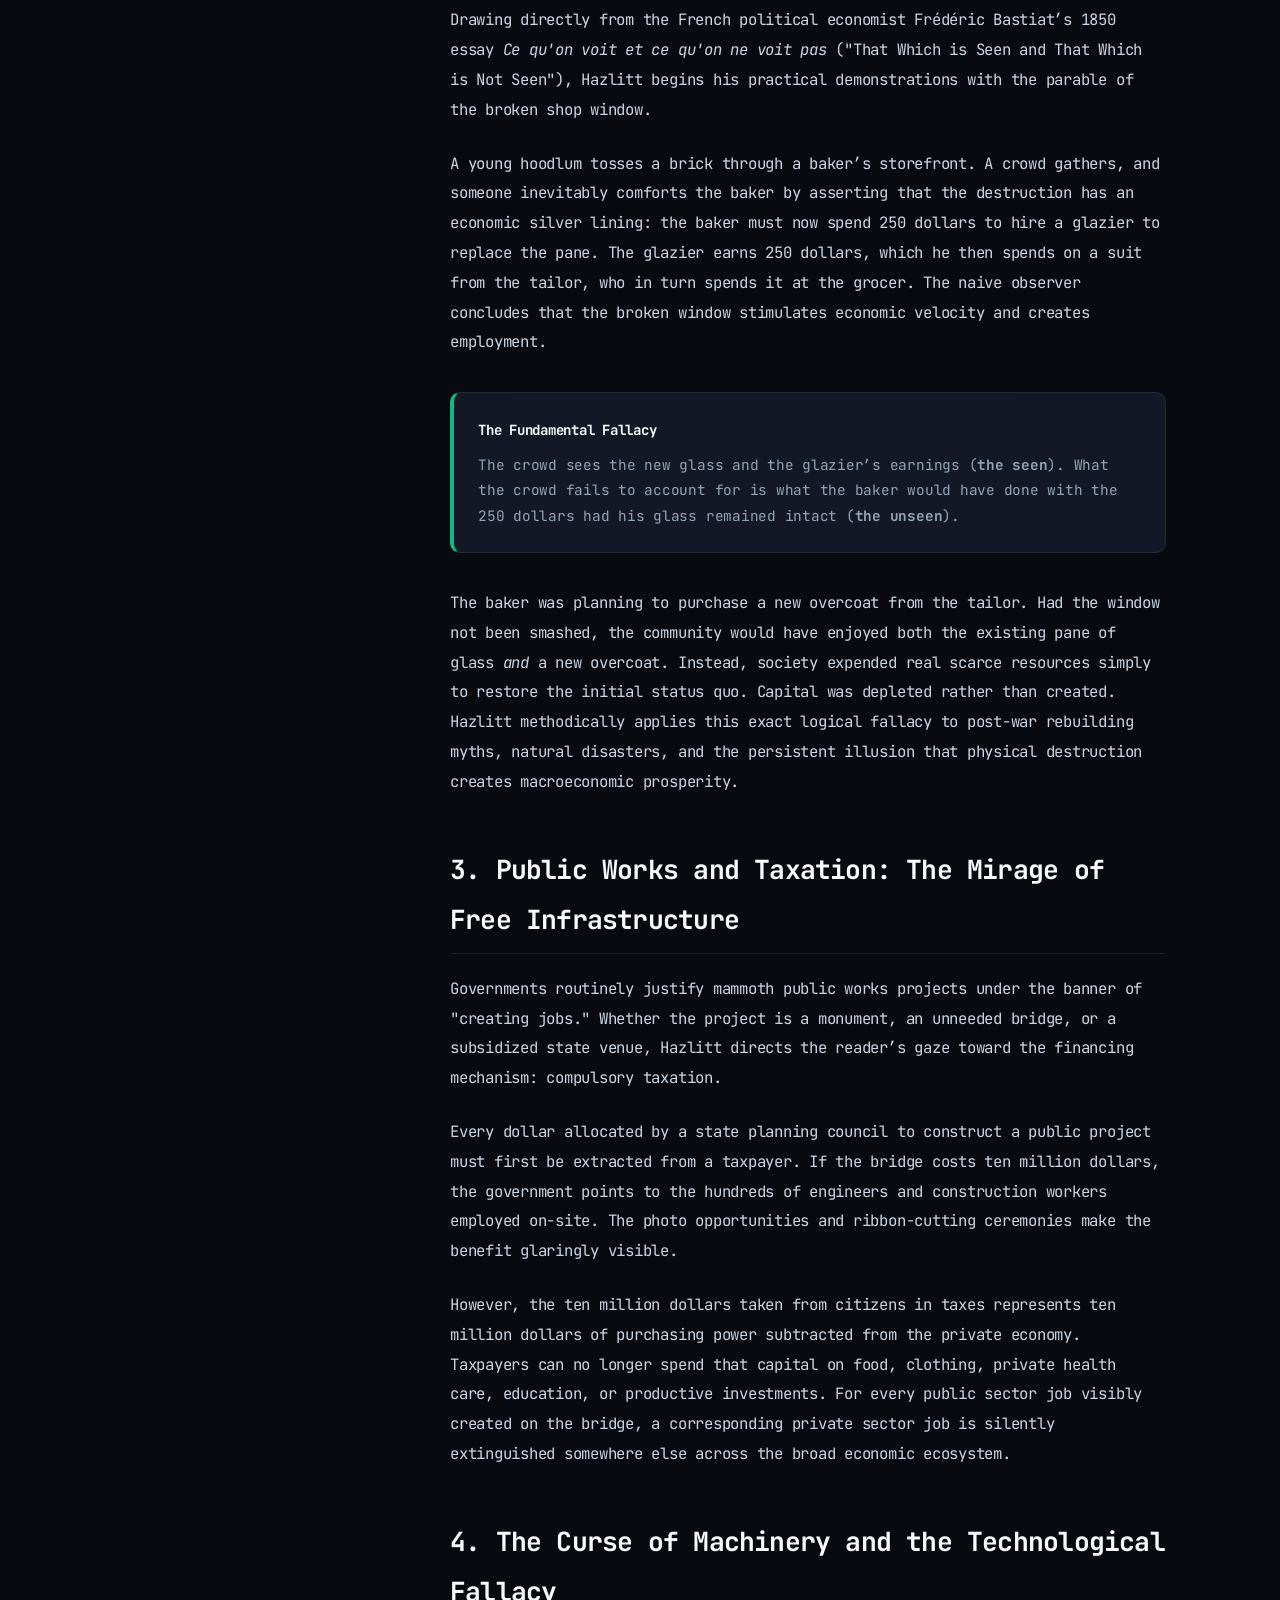
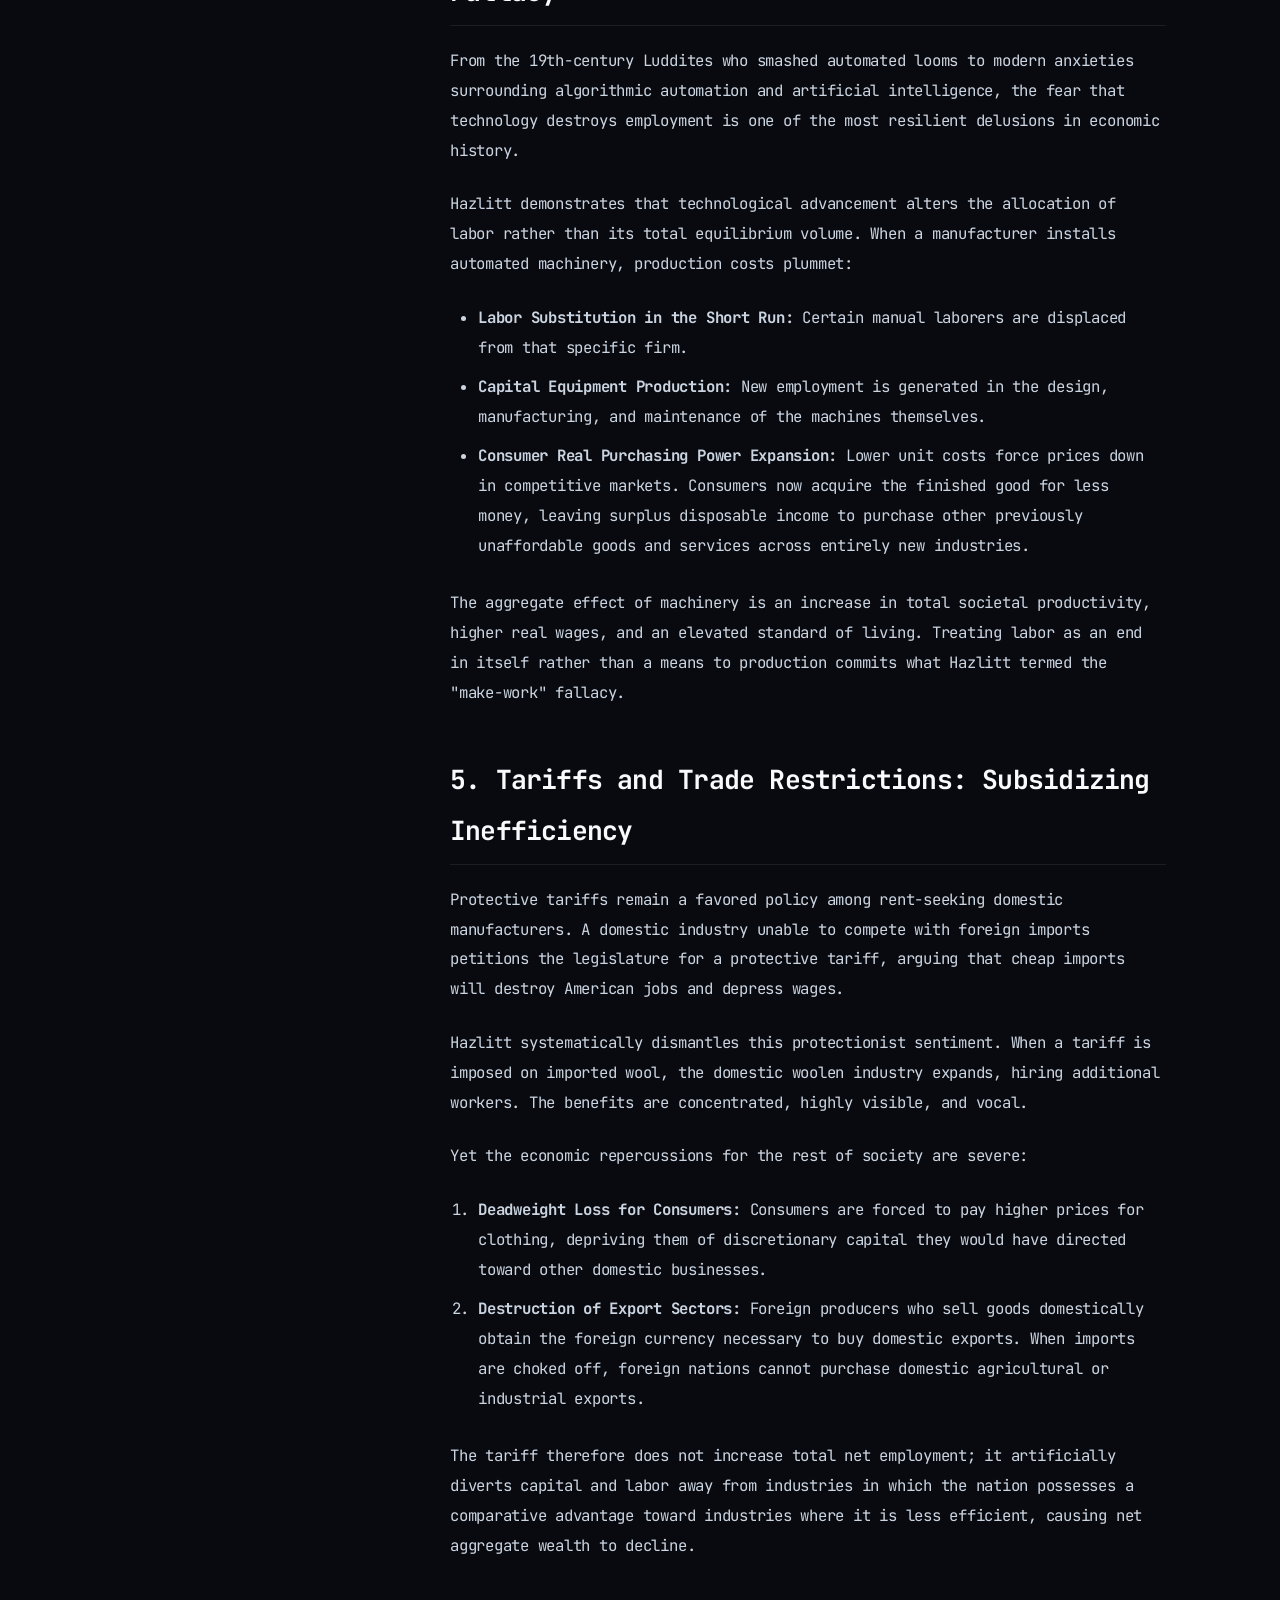
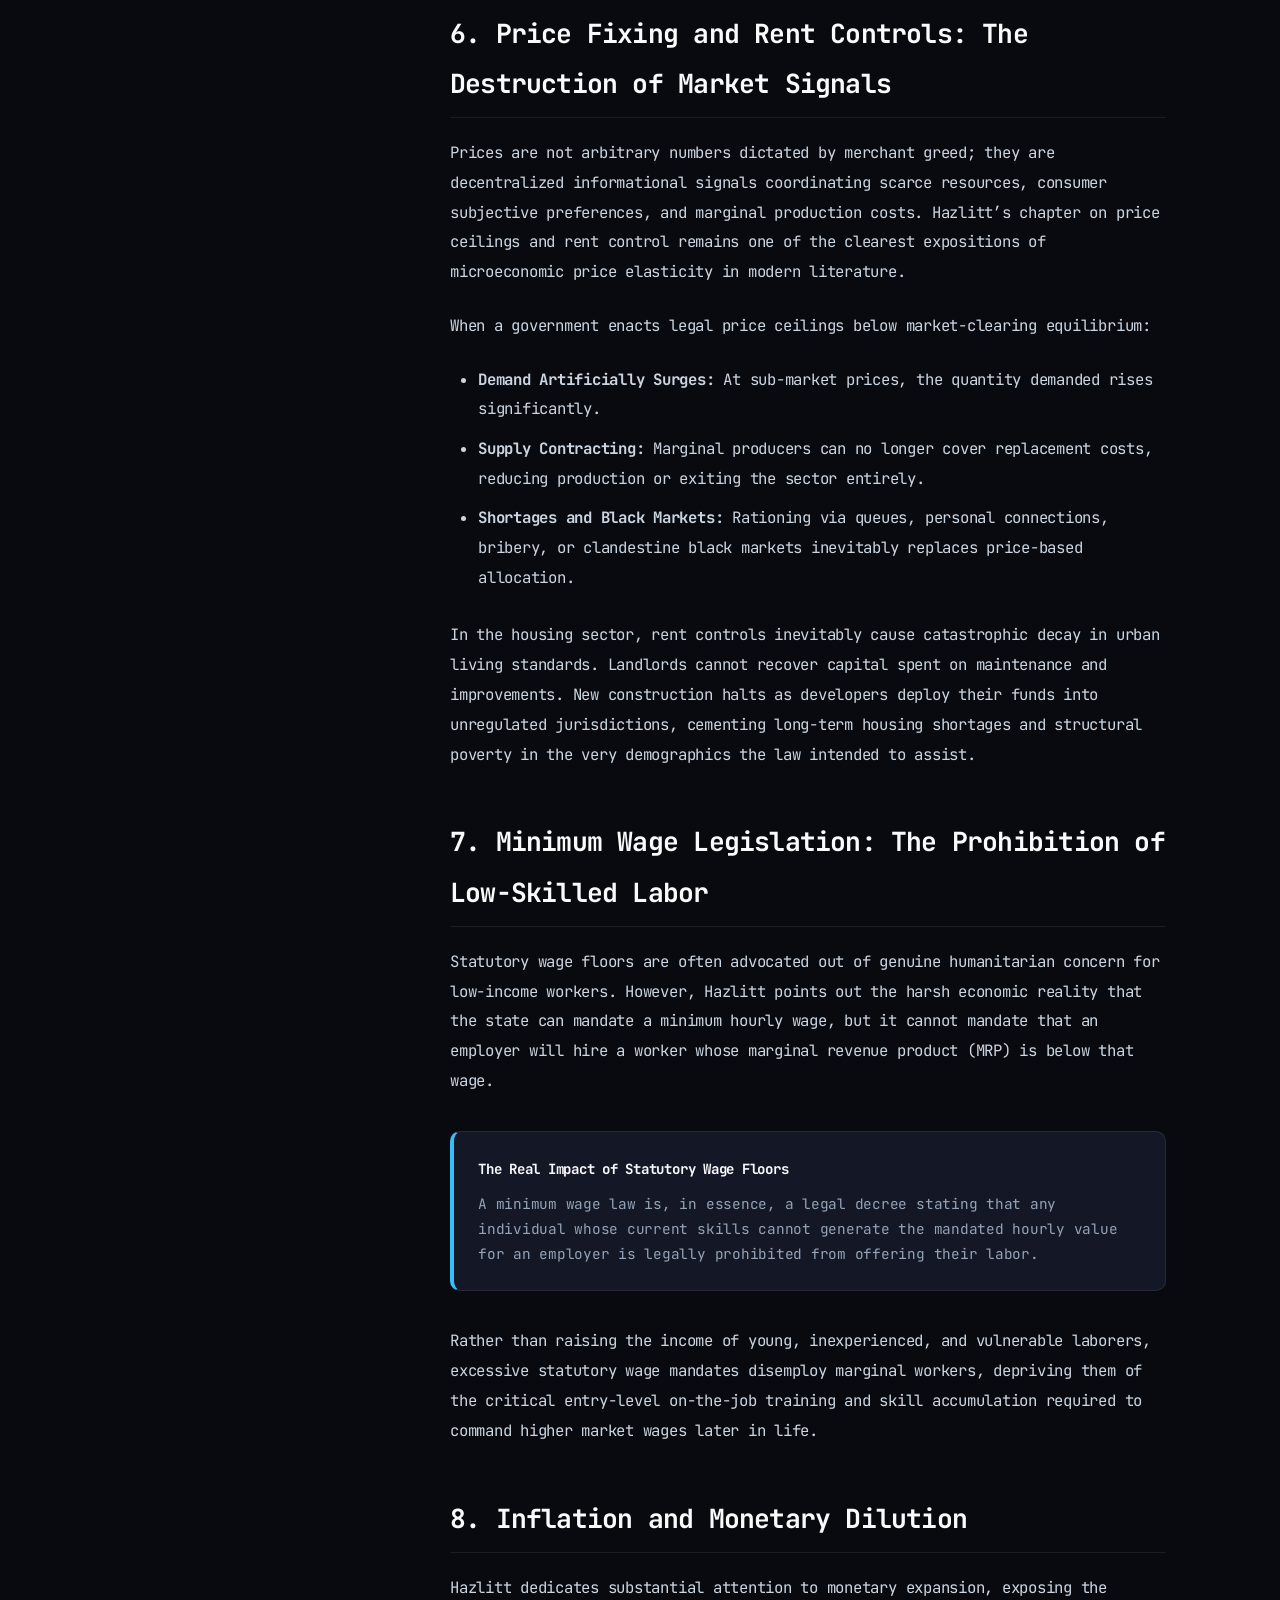
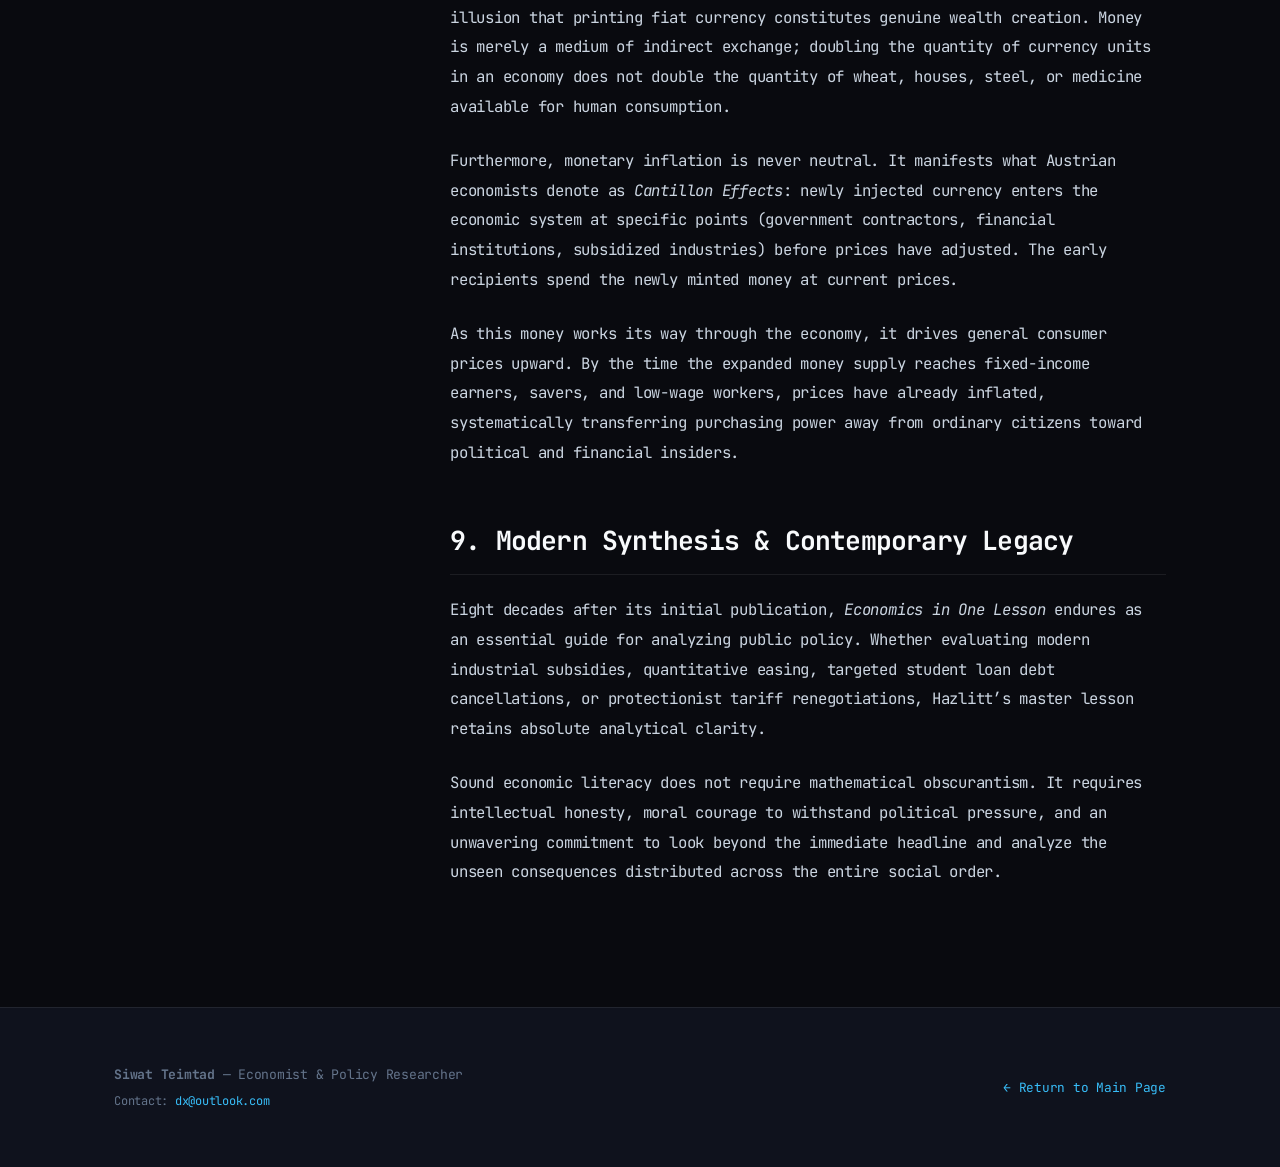
<file: projects/hazlitt-economics-in-one-lesson.html>
<!DOCTYPE html>
<html lang="en">
<head>
  <meta charset="UTF-8">
  <meta name="viewport" content="width=device-width, initial-scale=1.0">
  <title>Key Economic Concepts of Economics in One Lesson (Henry Hazlitt, 1946) | Siwat Teimtad</title>
  <link rel="stylesheet" href="../css/style.css">
  <link rel="preconnect" href="https://fonts.googleapis.com">
  <link rel="preconnect" href="https://fonts.gstatic.com" crossorigin>
  <link href="https://fonts.googleapis.com/css2?family=JetBrains+Mono:ital,wght@0,300;0,400;0,500;0,600;0,700;0,800;1,400;1,600&display=swap" rel="stylesheet">
</head>
<body>
  <div id="progress-bar"></div>

  <!-- Header Navigation -->
  <header class="article-nav">
    <div class="container" style="display: flex; justify-content: space-between; align-items: center;">
      <a href="../index.html" class="back-link">
        <span>←</span> Back to Portfolio
      </a>
      <div style="font-size: 0.8rem; color: var(--text-muted);">
        Siwat Teimtad // Economic Analysis
      </div>
    </div>
  </header>

  <main class="container">
    <!-- Article Header -->
    <header class="article-hero">
      <div class="project-badges">
        <span class="badge badge-emerald">Classical & Austrian Economics</span>
        <span class="badge badge-cyan">Historical Monograph Analysis</span>
        <span class="badge badge-gold">1,400+ Words</span>
      </div>
      <h1 style="font-size: clamp(2rem, 3.8vw, 2.9rem); font-weight: 800; line-height: 1.25; margin: 1rem 0;">
        Key Economic Concepts of <span style="color: var(--accent-cyan);">Economics in One Lesson</span>
      </h1>
      <p style="font-size: 1.05rem; color: var(--text-secondary); max-width: 820px; line-height: 1.8;">
        An analytical deconstruction of Henry Hazlitt's seminal 1946 treatise, examining the seen versus the unseen, market distortions, and the enduring rigor of classical price theory.
      </p>

      <div class="article-meta">
        <span><strong>Author:</strong> Siwat Teimtad</span>
        <span><strong>Primary Subject:</strong> Henry Hazlitt (1946)</span>
        <span><strong>Analytical Scope:</strong> Public Choice & Price Theory</span>
        <span><strong>Reading Time:</strong> ~8 min</span>
      </div>
    </header>

    <!-- Article Layout -->
    <div class="article-layout">
      <!-- Sticky Table of Contents -->
      <aside class="toc-wrapper">
        <div class="toc-title">Table of Contents</div>
        <ul class="toc-list">
          <li><a href="#the-one-lesson">1. The Master Lesson</a></li>
          <li><a href="#broken-window">2. The Broken Window Fallacy</a></li>
          <li><a href="#public-works">3. Public Works & Taxation</a></li>
          <li><a href="#curse-of-machinery">4. The Curse of Machinery</a></li>
          <li><a href="#tariffs-protectionism">5. Tariffs & Trade Restrictions</a></li>
          <li><a href="#price-controls">6. Price Fixing & Rent Controls</a></li>
          <li><a href="#minimum-wage">7. Minimum Wage Legislation</a></li>
          <li><a href="#inflation-cantillon">8. Inflation & Monetary Dilution</a></li>
          <li><a href="#contemporary-synthesis">9. Modern Synthesis & Legacy</a></li>
        </ul>
      </aside>

      <!-- Main Content -->
      <article class="article-content">
        <section id="the-one-lesson">
          <h2>1. The Master Lesson</h2>
          <p>
            When Henry Hazlitt published <em>Economics in One Lesson</em> in 1946, the global intellectual landscape was dominated by post-war interventionism, wartime planning bureaus, and the triumphant rise of aggregate demand-side economics. Hazlitt, writing with the clarity of a veteran financial journalist and the analytical rigor of the classical liberal tradition, sought to expose what he viewed as persistent economic fallacies that plagued popular debate and legislative bodies.
          </p>
          <p>
            Hazlitt reduced the entirety of sound economic reasoning into a single overarching thesis, which serves as the intellectual cornerstone of the entire work:
          </p>
          <blockquote>
            "The art of economics consists in looking not merely at the immediate but at the longer effects of any act or policy; it consists in tracing the consequences of that policy not merely for one group but for all groups."
          </blockquote>
          <p>
            Nine-tenths of economic fallacies, Hazlitt asserted, stem from ignoring this dual imperative. First, special interest factions evaluate policy solely through the immediate window of time—the immediate injection of liquidity, the visible subsidy, or the immediate construction project. Second, they focus exclusively on the concentrated benefit delivered to a favored interest group (the protected domestic industry, the unionized trade, or the subsidized farm), while obscuring the diffuse, long-term costs dispersed across millions of taxpayers and consumers.
          </p>
        </section>

        <section id="broken-window">
          <h2>2. The Broken Window Fallacy (The Seen vs. The Unseen)</h2>
          <p>
            Drawing directly from the French political economist Frédéric Bastiat’s 1850 essay <em>Ce qu'on voit et ce qu'on ne voit pas</em> ("That Which is Seen and That Which is Not Seen"), Hazlitt begins his practical demonstrations with the parable of the broken shop window.
          </p>
          <p>
            A young hoodlum tosses a brick through a baker’s storefront. A crowd gathers, and someone inevitably comforts the baker by asserting that the destruction has an economic silver lining: the baker must now spend 250 dollars to hire a glazier to replace the pane. The glazier earns 250 dollars, which he then spends on a suit from the tailor, who in turn spends it at the grocer. The naive observer concludes that the broken window stimulates economic velocity and creates employment.
          </p>
          <div class="callout callout-emerald">
            <div class="callout-title">The Fundamental Fallacy</div>
            <p>
              The crowd sees the new glass and the glazier’s earnings (<strong>the seen</strong>). What the crowd fails to account for is what the baker would have done with the 250 dollars had his glass remained intact (<strong>the unseen</strong>).
            </p>
          </div>
          <p>
            The baker was planning to purchase a new overcoat from the tailor. Had the window not been smashed, the community would have enjoyed both the existing pane of glass <em>and</em> a new overcoat. Instead, society expended real scarce resources simply to restore the initial status quo. Capital was depleted rather than created. Hazlitt methodically applies this exact logical fallacy to post-war rebuilding myths, natural disasters, and the persistent illusion that physical destruction creates macroeconomic prosperity.
          </p>
        </section>

        <section id="public-works">
          <h2>3. Public Works and Taxation: The Mirage of Free Infrastructure</h2>
          <p>
            Governments routinely justify mammoth public works projects under the banner of "creating jobs." Whether the project is a monument, an unneeded bridge, or a subsidized state venue, Hazlitt directs the reader’s gaze toward the financing mechanism: compulsory taxation.
          </p>
          <p>
            Every dollar allocated by a state planning council to construct a public project must first be extracted from a taxpayer. If the bridge costs ten million dollars, the government points to the hundreds of engineers and construction workers employed on-site. The photo opportunities and ribbon-cutting ceremonies make the benefit glaringly visible.
          </p>
          <p>
            However, the ten million dollars taken from citizens in taxes represents ten million dollars of purchasing power subtracted from the private economy. Taxpayers can no longer spend that capital on food, clothing, private health care, education, or productive investments. For every public sector job visibly created on the bridge, a corresponding private sector job is silently extinguished somewhere else across the broad economic ecosystem.
          </p>
        </section>

        <section id="curse-of-machinery">
          <h2>4. The Curse of Machinery and the Technological Fallacy</h2>
          <p>
            From the 19th-century Luddites who smashed automated looms to modern anxieties surrounding algorithmic automation and artificial intelligence, the fear that technology destroys employment is one of the most resilient delusions in economic history.
          </p>
          <p>
            Hazlitt demonstrates that technological advancement alters the allocation of labor rather than its total equilibrium volume. When a manufacturer installs automated machinery, production costs plummet:
          </p>
          <ul>
            <li><strong>Labor Substitution in the Short Run:</strong> Certain manual laborers are displaced from that specific firm.</li>
            <li><strong>Capital Equipment Production:</strong> New employment is generated in the design, manufacturing, and maintenance of the machines themselves.</li>
            <li><strong>Consumer Real Purchasing Power Expansion:</strong> Lower unit costs force prices down in competitive markets. Consumers now acquire the finished good for less money, leaving surplus disposable income to purchase other previously unaffordable goods and services across entirely new industries.</li>
          </ul>
          <p>
            The aggregate effect of machinery is an increase in total societal productivity, higher real wages, and an elevated standard of living. Treating labor as an end in itself rather than a means to production commits what Hazlitt termed the "make-work" fallacy.
          </p>
        </section>

        <section id="tariffs-protectionism">
          <h2>5. Tariffs and Trade Restrictions: Subsidizing Inefficiency</h2>
          <p>
            Protective tariffs remain a favored policy among rent-seeking domestic manufacturers. A domestic industry unable to compete with foreign imports petitions the legislature for a protective tariff, arguing that cheap imports will destroy American jobs and depress wages.
          </p>
          <p>
            Hazlitt systematically dismantles this protectionist sentiment. When a tariff is imposed on imported wool, the domestic woolen industry expands, hiring additional workers. The benefits are concentrated, highly visible, and vocal.
          </p>
          <p>
            Yet the economic repercussions for the rest of society are severe:
          </p>
          <ol>
            <li><strong>Deadweight Loss for Consumers:</strong> Consumers are forced to pay higher prices for clothing, depriving them of discretionary capital they would have directed toward other domestic businesses.</li>
            <li><strong>Destruction of Export Sectors:</strong> Foreign producers who sell goods domestically obtain the foreign currency necessary to buy domestic exports. When imports are choked off, foreign nations cannot purchase domestic agricultural or industrial exports.</li>
          </ol>
          <p>
            The tariff therefore does not increase total net employment; it artificially diverts capital and labor away from industries in which the nation possesses a comparative advantage toward industries where it is less efficient, causing net aggregate wealth to decline.
          </p>
        </section>

        <section id="price-controls">
          <h2>6. Price Fixing and Rent Controls: The Destruction of Market Signals</h2>
          <p>
            Prices are not arbitrary numbers dictated by merchant greed; they are decentralized informational signals coordinating scarce resources, consumer subjective preferences, and marginal production costs. Hazlitt’s chapter on price ceilings and rent control remains one of the clearest expositions of microeconomic price elasticity in modern literature.
          </p>
          <p>
            When a government enacts legal price ceilings below market-clearing equilibrium:
          </p>
          <ul>
            <li><strong>Demand Artificially Surges:</strong> At sub-market prices, the quantity demanded rises significantly.</li>
            <li><strong>Supply Contracting:</strong> Marginal producers can no longer cover replacement costs, reducing production or exiting the sector entirely.</li>
            <li><strong>Shortages and Black Markets:</strong> Rationing via queues, personal connections, bribery, or clandestine black markets inevitably replaces price-based allocation.</li>
          </ul>
          <p>
            In the housing sector, rent controls inevitably cause catastrophic decay in urban living standards. Landlords cannot recover capital spent on maintenance and improvements. New construction halts as developers deploy their funds into unregulated jurisdictions, cementing long-term housing shortages and structural poverty in the very demographics the law intended to assist.
          </p>
        </section>

        <section id="minimum-wage">
          <h2>7. Minimum Wage Legislation: The Prohibition of Low-Skilled Labor</h2>
          <p>
            Statutory wage floors are often advocated out of genuine humanitarian concern for low-income workers. However, Hazlitt points out the harsh economic reality that the state can mandate a minimum hourly wage, but it cannot mandate that an employer will hire a worker whose marginal revenue product (MRP) is below that wage.
          </p>
          <div class="callout callout-cyan">
            <div class="callout-title">The Real Impact of Statutory Wage Floors</div>
            <p>
              A minimum wage law is, in essence, a legal decree stating that any individual whose current skills cannot generate the mandated hourly value for an employer is legally prohibited from offering their labor.
            </p>
          </div>
          <p>
            Rather than raising the income of young, inexperienced, and vulnerable laborers, excessive statutory wage mandates disemploy marginal workers, depriving them of the critical entry-level on-the-job training and skill accumulation required to command higher market wages later in life.
          </p>
        </section>

        <section id="inflation-cantillon">
          <h2>8. Inflation and Monetary Dilution</h2>
          <p>
            Hazlitt dedicates substantial attention to monetary expansion, exposing the illusion that printing fiat currency constitutes genuine wealth creation. Money is merely a medium of indirect exchange; doubling the quantity of currency units in an economy does not double the quantity of wheat, houses, steel, or medicine available for human consumption.
          </p>
          <p>
            Furthermore, monetary inflation is never neutral. It manifests what Austrian economists denote as <em>Cantillon Effects</em>: newly injected currency enters the economic system at specific points (government contractors, financial institutions, subsidized industries) before prices have adjusted. The early recipients spend the newly minted money at current prices.
          </p>
          <p>
            As this money works its way through the economy, it drives general consumer prices upward. By the time the expanded money supply reaches fixed-income earners, savers, and low-wage workers, prices have already inflated, systematically transferring purchasing power away from ordinary citizens toward political and financial insiders.
          </p>
        </section>

        <section id="contemporary-synthesis">
          <h2>9. Modern Synthesis & Contemporary Legacy</h2>
          <p>
            Eight decades after its initial publication, <em>Economics in One Lesson</em> endures as an essential guide for analyzing public policy. Whether evaluating modern industrial subsidies, quantitative easing, targeted student loan debt cancellations, or protectionist tariff renegotiations, Hazlitt’s master lesson retains absolute analytical clarity.
          </p>
          <p>
            Sound economic literacy does not require mathematical obscurantism. It requires intellectual honesty, moral courage to withstand political pressure, and an unwavering commitment to look beyond the immediate headline and analyze the unseen consequences distributed across the entire social order.
          </p>
        </section>
      </article>
    </div>
  </main>

  <!-- Footer -->
  <footer class="footer">
    <div class="container footer-content">
      <div>
        <p><strong>Siwat Teimtad</strong> — Economist & Policy Researcher</p>
        <p style="font-size: 0.75rem; margin-top: 0.3rem;">Contact: <a href="mailto:dx@outlook.com">dx@outlook.com</a></p>
      </div>
      <div>
        <a href="../index.html" style="font-size: 0.8rem;">← Return to Main Page</a>
      </div>
    </div>
  </footer>

  <script src="../js/main.js"></script>
</body>
</html>
</file>
<file: css/style.css>
/* ==========================================================================
   Siwat Teimtad - Economist Portfolio
   Typography: JetBrains Mono
   Theme: Modern Dark
   ========================================================================== */

@import url('https://fonts.googleapis.com/css2?family=JetBrains+Mono:ital,wght@0,300;0,400;0,500;0,600;0,700;0,800;1,400;1,600&display=swap');

:root {
  --bg-primary: #090a0f;
  --bg-secondary: #0f121d;
  --bg-card: #141826;
  --bg-card-hover: #191f30;
  --bg-card-subtle: #1c2236;
  
  --border-subtle: rgba(255, 255, 255, 0.08);
  --border-focus: rgba(56, 189, 248, 0.4);
  --border-accent: rgba(16, 185, 129, 0.35);

  --text-primary: #f8fafc;
  --text-secondary: #94a3b8;
  --text-muted: #64748b;
  --text-accent: #38bdf8;
  --text-emerald: #34d399;
  --text-gold: #fbbf24;

  --accent-cyan: #38bdf8;
  --accent-emerald: #10b981;
  --accent-gradient: linear-gradient(135deg, #38bdf8 0%, #10b981 100%);
  
  --font-mono: 'JetBrains Mono', monospace;
  --max-width: 1100px;
  --radius-sm: 6px;
  --radius-md: 10px;
  --radius-lg: 16px;
  --transition: all 0.25s cubic-bezier(0.16, 1, 0.3, 1);
}

/* Base Styles */
* {
  box-sizing: border-box;
  margin: 0;
  padding: 0;
}

html {
  scroll-behavior: smooth;
  font-size: 16px;
}

body {
  font-family: var(--font-mono);
  background-color: var(--bg-primary);
  color: var(--text-primary);
  line-height: 1.68;
  min-height: 100vh;
  letter-spacing: -0.015em;
  background-image: 
    radial-gradient(circle at 15% 15%, rgba(56, 189, 248, 0.04) 0%, transparent 40%),
    radial-gradient(circle at 85% 85%, rgba(16, 185, 129, 0.04) 0%, transparent 40%);
  background-attachment: fixed;
}

a {
  color: var(--accent-cyan);
  text-decoration: none;
  transition: var(--transition);
}

a:hover {
  color: var(--accent-emerald);
}

/* Reading Progress Bar (for project pages) */
#progress-bar {
  position: fixed;
  top: 0;
  left: 0;
  height: 3px;
  width: 0%;
  background: var(--accent-gradient);
  z-index: 1000;
  transition: width 0.1s ease-out;
}

/* Container */
.container {
  max-width: var(--max-width);
  margin: 0 auto;
  padding: 0 1.5rem;
}

/* Navigation Bar */
.navbar {
  position: sticky;
  top: 0;
  z-index: 100;
  background-color: rgba(9, 10, 15, 0.85);
  backdrop-filter: blur(14px);
  -webkit-backdrop-filter: blur(14px);
  border-bottom: 1px solid var(--border-subtle);
  padding: 1rem 0;
}

.nav-container {
  display: flex;
  justify-content: space-between;
  align-items: center;
  max-width: var(--max-width);
  margin: 0 auto;
  padding: 0 1.5rem;
}

.brand {
  display: flex;
  align-items: center;
  gap: 0.85rem;
  font-weight: 700;
  font-size: 1.05rem;
  color: var(--text-primary);
}

.brand-logo {
  width: 32px;
  height: 32px;
  border-radius: var(--radius-sm);
  object-fit: cover;
  border: 1px solid var(--border-subtle);
  background-color: #000000;
  display: inline-block;
}

.brand-title {
  display: flex;
  flex-direction: column;
}

.brand-name {
  color: var(--text-primary);
  font-size: 0.95rem;
  letter-spacing: -0.02em;
}

.brand-role {
  font-size: 0.72rem;
  color: var(--text-accent);
  text-transform: uppercase;
  letter-spacing: 0.08em;
  font-weight: 500;
}

.nav-links {
  display: flex;
  align-items: center;
  gap: 1.8rem;
  list-style: none;
}

.nav-links a {
  color: var(--text-secondary);
  font-size: 0.88rem;
  font-weight: 500;
  padding: 0.3rem 0;
  position: relative;
}

.nav-links a:hover,
.nav-links a.active {
  color: var(--text-primary);
}

.nav-links a.active::after {
  content: '';
  position: absolute;
  bottom: 0;
  left: 0;
  width: 100%;
  height: 2px;
  background: var(--accent-gradient);
}

/* Hero Section */
.hero {
  padding: 6rem 0 4.5rem;
  position: relative;
}

.hero-pill {
  display: inline-flex;
  align-items: center;
  gap: 0.5rem;
  padding: 0.4rem 0.9rem;
  background: rgba(56, 189, 248, 0.08);
  border: 1px solid rgba(56, 189, 248, 0.25);
  border-radius: 9999px;
  font-size: 0.75rem;
  color: var(--text-accent);
  font-weight: 600;
  letter-spacing: 0.06em;
  text-transform: uppercase;
  margin-bottom: 2rem;
}

.hero-pill-dot {
  width: 7px;
  height: 7px;
  background-color: var(--accent-emerald);
  border-radius: 50%;
  box-shadow: 0 0 8px var(--accent-emerald);
}

.hero-quote-container {
  margin-bottom: 2rem;
  border-left: 3px solid var(--accent-emerald);
  padding-left: 1.75rem;
}

.hero-quote-label {
  font-size: 0.8rem;
  color: var(--text-muted);
  text-transform: uppercase;
  letter-spacing: 0.1em;
  margin-bottom: 0.5rem;
}

.hero-quote {
  font-size: clamp(2rem, 4.8vw, 3.4rem);
  font-weight: 800;
  line-height: 1.18;
  letter-spacing: -0.04em;
  color: var(--text-primary);
  background: linear-gradient(180deg, #ffffff 40%, #cbd5e1 100%);
  -webkit-background-clip: text;
  -webkit-text-fill-color: transparent;
}

.hero-lead {
  font-size: 1.05rem;
  color: var(--text-secondary);
  max-width: 720px;
  line-height: 1.8;
  margin-bottom: 2.5rem;
}

.hero-actions {
  display: flex;
  flex-wrap: wrap;
  gap: 1rem;
}

/* Button styles */
.btn {
  display: inline-flex;
  align-items: center;
  gap: 0.6rem;
  padding: 0.75rem 1.4rem;
  font-family: var(--font-mono);
  font-size: 0.88rem;
  font-weight: 600;
  border-radius: var(--radius-sm);
  cursor: pointer;
  transition: var(--transition);
  text-decoration: none;
  border: 1px solid transparent;
}

.btn-primary {
  background: var(--accent-gradient);
  color: #090a0f;
  border: none;
  box-shadow: 0 4px 18px rgba(56, 189, 248, 0.25);
}

.btn-primary:hover {
  transform: translateY(-2px);
  box-shadow: 0 6px 24px rgba(16, 185, 129, 0.35);
  color: #000;
}

.btn-secondary {
  background: var(--bg-card);
  color: var(--text-primary);
  border: 1px solid var(--border-subtle);
}

.btn-secondary:hover {
  background: var(--bg-card-hover);
  border-color: var(--border-focus);
  color: var(--text-accent);
}

/* Section Common */
.section {
  padding: 5rem 0;
  border-top: 1px solid var(--border-subtle);
}

.section-header {
  margin-bottom: 3rem;
}

.section-tag {
  font-size: 0.78rem;
  color: var(--text-accent);
  text-transform: uppercase;
  letter-spacing: 0.1em;
  font-weight: 600;
  margin-bottom: 0.5rem;
  display: block;
}

.section-title {
  font-size: 1.85rem;
  font-weight: 700;
  letter-spacing: -0.03em;
  color: var(--text-primary);
}

.section-desc {
  font-size: 0.95rem;
  color: var(--text-secondary);
  margin-top: 0.5rem;
  max-width: 650px;
}

/* About Me & Contact Section */
.about-grid {
  display: grid;
  grid-template-columns: 1.2fr 0.8fr;
  gap: 2.5rem;
  align-items: start;
}

.about-card, .contact-card {
  background: var(--bg-card);
  border: 1px solid var(--border-subtle);
  border-radius: var(--radius-md);
  padding: 2.2rem;
  position: relative;
  overflow: hidden;
}

.about-card::before, .contact-card::before {
  content: '';
  position: absolute;
  top: 0;
  left: 0;
  right: 0;
  height: 2px;
  background: var(--accent-gradient);
}

.about-bio {
  color: var(--text-secondary);
  font-size: 0.95rem;
  line-height: 1.85;
  margin-bottom: 1.5rem;
}

.about-bio p + p {
  margin-top: 1rem;
}

.pillar-list {
  display: grid;
  grid-template-columns: 1fr 1fr;
  gap: 0.75rem;
  margin-top: 1.5rem;
  list-style: none;
}

.pillar-item {
  font-size: 0.82rem;
  color: var(--text-secondary);
  display: flex;
  align-items: center;
  gap: 0.5rem;
  background: rgba(255, 255, 255, 0.02);
  border: 1px solid var(--border-subtle);
  padding: 0.55rem 0.75rem;
  border-radius: var(--radius-sm);
}

.pillar-bullet {
  color: var(--accent-emerald);
  font-weight: bold;
}

.contact-card h3 {
  font-size: 1.2rem;
  margin-bottom: 0.75rem;
}

.contact-card p {
  font-size: 0.88rem;
  color: var(--text-secondary);
  margin-bottom: 1.75rem;
}

.contact-field {
  margin-bottom: 1.5rem;
}

.contact-label {
  font-size: 0.75rem;
  text-transform: uppercase;
  color: var(--text-muted);
  letter-spacing: 0.08em;
  margin-bottom: 0.4rem;
  display: block;
}

.contact-value {
  font-size: 1rem;
  font-weight: 600;
  color: var(--text-primary);
}

.email-box {
  display: flex;
  align-items: center;
  justify-content: space-between;
  background: var(--bg-secondary);
  border: 1px solid var(--border-subtle);
  padding: 0.75rem 1rem;
  border-radius: var(--radius-sm);
  gap: 0.5rem;
}

.email-address {
  font-size: 0.95rem;
  color: var(--accent-cyan);
  font-weight: 600;
  word-break: break-all;
}

.copy-btn {
  background: transparent;
  border: 1px solid var(--border-subtle);
  color: var(--text-secondary);
  padding: 0.4rem 0.75rem;
  font-family: var(--font-mono);
  font-size: 0.75rem;
  border-radius: var(--radius-sm);
  cursor: pointer;
  transition: var(--transition);
  white-space: nowrap;
}

.copy-btn:hover {
  background: var(--bg-card-subtle);
  color: var(--text-primary);
  border-color: var(--border-focus);
}

/* Projects Showcase */
.projects-grid {
  display: grid;
  grid-template-columns: 1fr 1fr;
  gap: 2rem;
}

.project-card {
  background: var(--bg-card);
  border: 1px solid var(--border-subtle);
  border-radius: var(--radius-lg);
  padding: 2.2rem;
  display: flex;
  flex-direction: column;
  justify-content: space-between;
  transition: var(--transition);
  position: relative;
  overflow: hidden;
}

.project-card:hover {
  transform: translateY(-4px);
  border-color: var(--border-focus);
  background: var(--bg-card-hover);
  box-shadow: 0 12px 30px rgba(0, 0, 0, 0.4);
}

.project-header {
  margin-bottom: 1.25rem;
}

.project-badges {
  display: flex;
  flex-wrap: wrap;
  gap: 0.5rem;
  margin-bottom: 1.1rem;
}

.badge {
  font-size: 0.7rem;
  font-weight: 600;
  text-transform: uppercase;
  letter-spacing: 0.05em;
  padding: 0.25rem 0.6rem;
  border-radius: 4px;
}

.badge-emerald {
  background: rgba(16, 185, 129, 0.1);
  color: var(--text-emerald);
  border: 1px solid rgba(16, 185, 129, 0.25);
}

.badge-cyan {
  background: rgba(56, 189, 248, 0.1);
  color: var(--text-accent);
  border: 1px solid rgba(56, 189, 248, 0.25);
}

.badge-gold {
  background: rgba(251, 191, 36, 0.1);
  color: var(--text-gold);
  border: 1px solid rgba(251, 191, 36, 0.25);
}

.project-title {
  font-size: 1.35rem;
  font-weight: 700;
  line-height: 1.35;
  letter-spacing: -0.025em;
  color: var(--text-primary);
  margin-bottom: 0.85rem;
}

.project-title a {
  color: inherit;
}

.project-title a:hover {
  color: var(--accent-cyan);
}

.project-excerpt {
  color: var(--text-secondary);
  font-size: 0.88rem;
  line-height: 1.75;
  margin-bottom: 1.5rem;
}

.project-stats {
  display: flex;
  align-items: center;
  gap: 1.25rem;
  font-size: 0.78rem;
  color: var(--text-muted);
  padding: 0.85rem 0;
  border-top: 1px solid var(--border-subtle);
  border-bottom: 1px solid var(--border-subtle);
  margin-bottom: 1.5rem;
}

.stat-item {
  display: flex;
  align-items: center;
  gap: 0.4rem;
}

.stat-item strong {
  color: var(--text-secondary);
}

.project-cta {
  display: inline-flex;
  align-items: center;
  gap: 0.5rem;
  font-size: 0.88rem;
  font-weight: 600;
  color: var(--accent-cyan);
}

.project-cta:hover {
  gap: 0.75rem;
  color: var(--accent-emerald);
}

/* Long Form Article Pages */
.article-nav {
  padding: 1.25rem 0;
  border-bottom: 1px solid var(--border-subtle);
  background: rgba(9, 10, 15, 0.85);
  backdrop-filter: blur(14px);
  position: sticky;
  top: 0;
  z-index: 100;
}

.back-link {
  display: inline-flex;
  align-items: center;
  gap: 0.5rem;
  font-size: 0.82rem;
  font-weight: 600;
  color: var(--text-secondary);
}

.back-link:hover {
  color: var(--accent-cyan);
}

.article-hero {
  padding: 4rem 0 3rem;
  border-bottom: 1px solid var(--border-subtle);
}

.article-meta {
  display: flex;
  flex-wrap: wrap;
  gap: 1.5rem;
  font-size: 0.82rem;
  color: var(--text-muted);
  margin-top: 1.5rem;
}

.article-meta span {
  display: inline-flex;
  align-items: center;
  gap: 0.4rem;
}

.article-meta strong {
  color: var(--text-secondary);
}

.article-layout {
  display: grid;
  grid-template-columns: 280px 1fr;
  gap: 3.5rem;
  padding: 3.5rem 0 6rem;
  position: relative;
}

.toc-wrapper {
  position: sticky;
  top: 5rem;
  height: fit-content;
  max-height: calc(100vh - 6rem);
  overflow-y: auto;
  padding-right: 1rem;
}

.toc-title {
  font-size: 0.78rem;
  text-transform: uppercase;
  letter-spacing: 0.1em;
  color: var(--text-muted);
  margin-bottom: 1rem;
}

.toc-list {
  list-style: none;
  font-size: 0.82rem;
  line-height: 1.6;
}

.toc-list li {
  margin-bottom: 0.6rem;
}

.toc-list a {
  color: var(--text-secondary);
  display: block;
  border-left: 2px solid transparent;
  padding-left: 0.75rem;
  transition: var(--transition);
}

.toc-list a:hover {
  color: var(--accent-cyan);
  border-left-color: var(--accent-cyan);
}

.article-content {
  font-size: 0.98rem;
  line-height: 1.9;
  color: #cbd5e1;
  max-width: 780px;
}

.article-content h2 {
  font-size: 1.65rem;
  font-weight: 700;
  color: var(--text-primary);
  margin: 3rem 0 1.25rem;
  letter-spacing: -0.03em;
  padding-bottom: 0.5rem;
  border-bottom: 1px solid var(--border-subtle);
}

.article-content h3 {
  font-size: 1.25rem;
  font-weight: 600;
  color: var(--text-primary);
  margin: 2rem 0 0.85rem;
  letter-spacing: -0.02em;
}

.article-content p {
  margin-bottom: 1.5rem;
}

.article-content ul, .article-content ol {
  margin: 1.25rem 0 1.75rem 1.75rem;
}

.article-content li {
  margin-bottom: 0.6rem;
}

.article-content blockquote {
  background: var(--bg-card);
  border-left: 3px solid var(--accent-cyan);
  padding: 1.25rem 1.5rem;
  margin: 2rem 0;
  border-radius: 0 var(--radius-sm) var(--radius-sm) 0;
  color: #e2e8f0;
  font-style: italic;
}

.callout {
  background: var(--bg-card);
  border: 1px solid var(--border-subtle);
  border-radius: var(--radius-md);
  padding: 1.5rem;
  margin: 2.2rem 0;
}

.callout-emerald {
  border-left: 4px solid var(--accent-emerald);
}

.callout-cyan {
  border-left: 4px solid var(--accent-cyan);
}

.callout-gold {
  border-left: 4px solid var(--accent-gold);
}

.callout-title {
  font-size: 0.88rem;
  font-weight: 700;
  color: var(--text-primary);
  margin-bottom: 0.5rem;
  display: flex;
  align-items: center;
  gap: 0.5rem;
}

.callout p {
  font-size: 0.9rem;
  color: var(--text-secondary);
  margin-bottom: 0;
  line-height: 1.75;
}

/* Payoff Matrix & Economic Tables */
.table-wrapper {
  overflow-x: auto;
  margin: 2rem 0;
}

.econ-table {
  width: 100%;
  border-collapse: collapse;
  font-size: 0.88rem;
  text-align: left;
  background: var(--bg-card);
  border: 1px solid var(--border-subtle);
  border-radius: var(--radius-sm);
}

.econ-table th, .econ-table td {
  padding: 0.85rem 1.1rem;
  border: 1px solid var(--border-subtle);
}

.econ-table th {
  background: var(--bg-card-subtle);
  color: var(--text-primary);
  font-weight: 600;
}

.econ-table td {
  color: var(--text-secondary);
}

.econ-table tr:hover td {
  background: var(--bg-card-hover);
}

/* Toast Notification */
.toast {
  position: fixed;
  bottom: 2rem;
  right: 2rem;
  background: var(--bg-card-subtle);
  border: 1px solid var(--accent-emerald);
  color: var(--text-primary);
  padding: 0.75rem 1.25rem;
  border-radius: var(--radius-sm);
  font-size: 0.82rem;
  font-weight: 500;
  box-shadow: 0 8px 24px rgba(0, 0, 0, 0.5);
  display: flex;
  align-items: center;
  gap: 0.5rem;
  transform: translateY(100px);
  opacity: 0;
  transition: var(--transition);
  z-index: 1000;
}

.toast.show {
  transform: translateY(0);
  opacity: 1;
}

/* Footer */
.footer {
  border-top: 1px solid var(--border-subtle);
  padding: 3.5rem 0;
  font-size: 0.82rem;
  color: var(--text-muted);
  background: var(--bg-secondary);
}

.footer-content {
  display: flex;
  justify-content: space-between;
  align-items: center;
  flex-wrap: wrap;
  gap: 1.5rem;
}

/* Responsive */
@media (max-width: 900px) {
  .about-grid {
    grid-template-columns: 1fr;
  }
  .projects-grid {
    grid-template-columns: 1fr;
  }
  .article-layout {
    grid-template-columns: 1fr;
  }
  .toc-wrapper {
    display: none;
  }
}

@media (max-width: 640px) {
  .nav-links {
    gap: 1rem;
  }
  .hero {
    padding: 4rem 0 3rem;
  }
  .hero-quote {
    font-size: 1.85rem;
  }
  .pillar-list {
    grid-template-columns: 1fr;
  }
}
</file>
